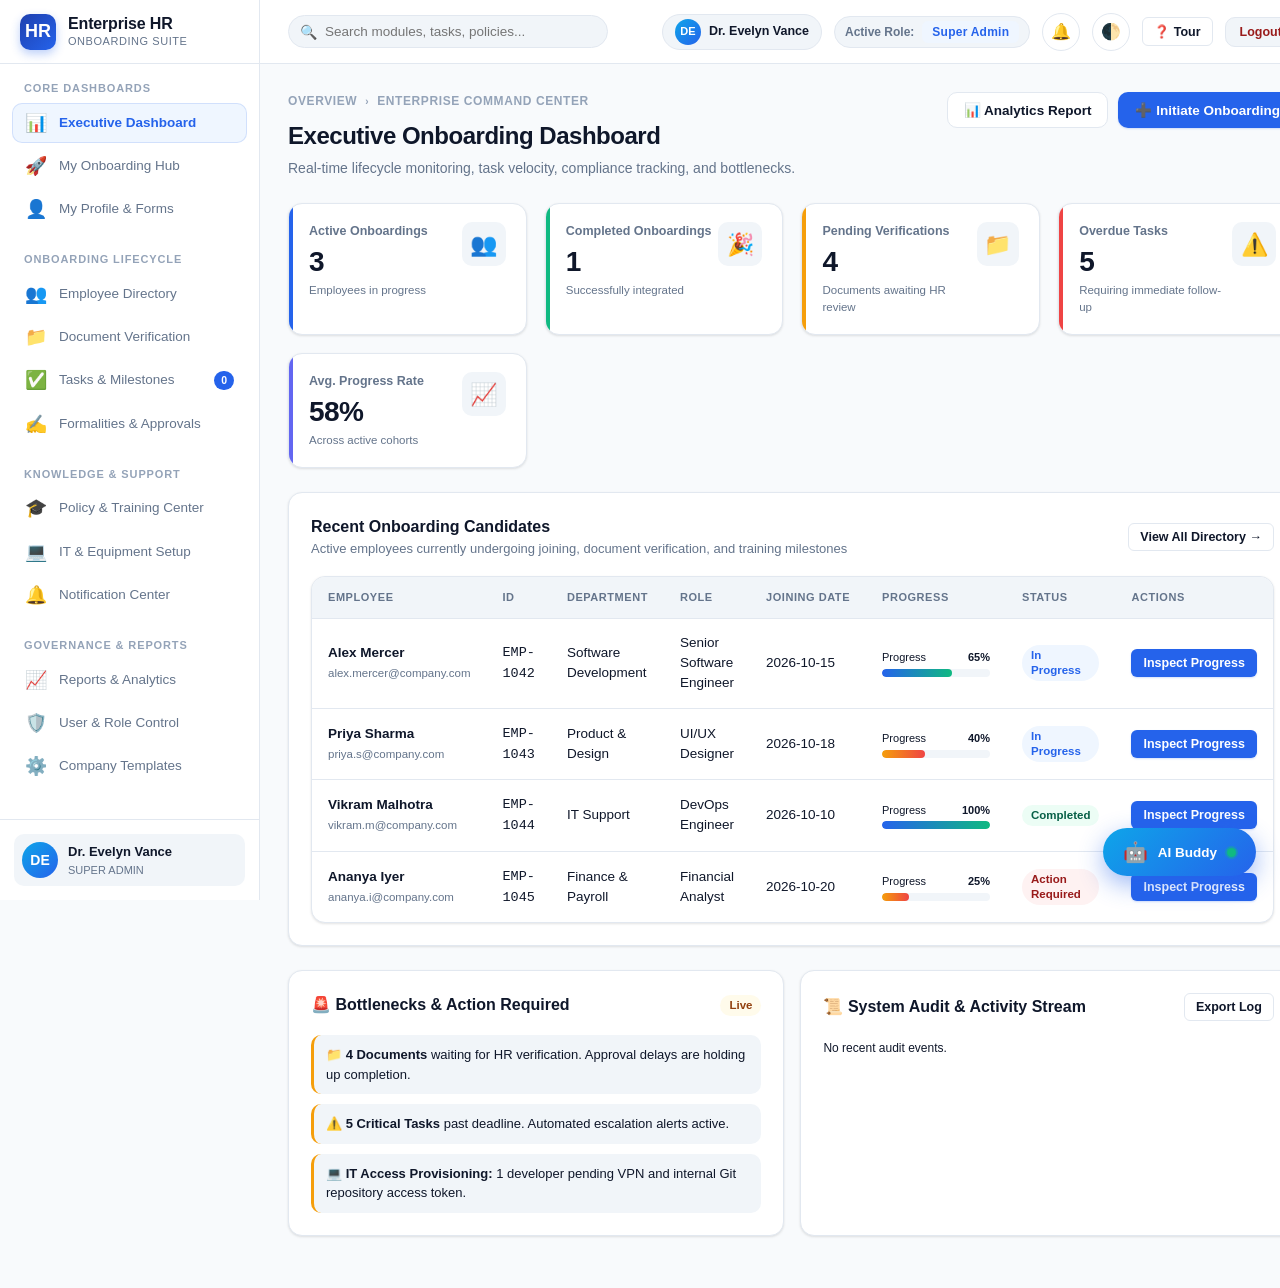
<file: index.html>
<!DOCTYPE html>
<html lang="en">
<head>
  <meta charset="UTF-8">
  <meta name="viewport" content="width=device-width, initial-scale=1.0">
  <title>Enterprise HR Onboarding Platform</title>
  <link rel="stylesheet" href="style.css">
</head>
<body>

<div class="app-container">

  <!-- =========================================================================
       APP SIDEBAR NAVIGATION
       ========================================================================= -->
  <aside class="app-sidebar" id="appSidebar">
    <div class="sidebar-header">
      <a href="#main-dashboard" class="brand-wrap" onclick="AppRouter.navigate('main-dashboard')">
        <div class="brand-icon">HR</div>
        <div>
          <div class="brand-title">Enterprise HR</div>
          <div class="brand-subtitle">Onboarding Suite</div>
        </div>
      </a>
      <button type="button" class="sidebar-toggle-btn" id="sidebarCloseBtn">✕</button>
    </div>

    <nav class="sidebar-nav">
      <!-- Group: Core Navigation -->
      <div class="nav-group">
        <div class="nav-group-title">Core Dashboards</div>
        <ul class="nav-list">
          <li>
            <a class="nav-link active" data-page="main-dashboard" onclick="AppRouter.navigate('main-dashboard')">
              <span class="nav-icon">📊</span>
              <span>Executive Dashboard</span>
            </a>
          </li>
          <li>
            <a class="nav-link" data-page="employee-dashboard" onclick="AppRouter.navigate('employee-dashboard')">
              <span class="nav-icon">🚀</span>
              <span>My Onboarding Hub</span>
            </a>
          </li>
          <li>
            <a class="nav-link" data-page="profile" onclick="AppRouter.navigate('profile')">
              <span class="nav-icon">👤</span>
              <span>My Profile &amp; Forms</span>
            </a>
          </li>
        </ul>
      </div>

      <!-- Group: Lifecycle Management -->
      <div class="nav-group" id="navGroupLifecycle">
        <div class="nav-group-title">Onboarding Lifecycle</div>
        <ul class="nav-list">
          <li data-role-req="hr_admin,super_admin,manager">
            <a class="nav-link" data-page="directory" onclick="AppRouter.navigate('directory')">
              <span class="nav-icon">👥</span>
              <span>Employee Directory</span>
            </a>
          </li>
          <li>
            <a class="nav-link" data-page="documents" onclick="AppRouter.navigate('documents')">
              <span class="nav-icon">📁</span>
              <span>Document Verification</span>
              <span class="nav-badge alert" id="navPendingDocsBadge" style="display:none;">0</span>
            </a>
          </li>
          <li>
            <a class="nav-link" data-page="tasks" onclick="AppRouter.navigate('tasks')">
              <span class="nav-icon">✅</span>
              <span>Tasks &amp; Milestones</span>
              <span class="nav-badge" id="navOpenTasksBadge">0</span>
            </a>
          </li>
          <li>
            <a class="nav-link" data-page="formalities" onclick="AppRouter.navigate('formalities')">
              <span class="nav-icon">✍️</span>
              <span>Formalities &amp; Approvals</span>
            </a>
          </li>
        </ul>
      </div>

      <!-- Group: Enablement & Support -->
      <div class="nav-group">
        <div class="nav-group-title">Knowledge &amp; Support</div>
        <ul class="nav-list">
          <li>
            <a class="nav-link" data-page="training" onclick="AppRouter.navigate('training')">
              <span class="nav-icon">🎓</span>
              <span>Policy &amp; Training Center</span>
            </a>
          </li>
          <li data-role-req="it_admin,super_admin,hr_admin,employee">
            <a class="nav-link" data-page="it-setup" onclick="AppRouter.navigate('it-setup')">
              <span class="nav-icon">💻</span>
              <span>IT &amp; Equipment Setup</span>
            </a>
          </li>
          <li>
            <a class="nav-link" data-page="notifications" onclick="AppRouter.navigate('notifications')">
              <span class="nav-icon">🔔</span>
              <span>Notification Center</span>
              <span class="nav-badge alert" id="navUnreadNotifsBadge" style="display:none;">0</span>
            </a>
          </li>
        </ul>
      </div>

      <!-- Group: Administration & Governance -->
      <div class="nav-group" id="navGroupAdmin" data-role-req="hr_admin,super_admin,manager,finance">
        <div class="nav-group-title">Governance &amp; Reports</div>
        <ul class="nav-list">
          <li data-role-req="hr_admin,super_admin,finance">
            <a class="nav-link" data-page="reports" onclick="AppRouter.navigate('reports')">
              <span class="nav-icon">📈</span>
              <span>Reports &amp; Analytics</span>
            </a>
          </li>
          <li data-role-req="super_admin,hr_admin">
            <a class="nav-link" data-page="users" onclick="AppRouter.navigate('users')">
              <span class="nav-icon">🛡️</span>
              <span>User &amp; Role Control</span>
            </a>
          </li>
          <li data-role-req="super_admin,hr_admin">
            <a class="nav-link" data-page="settings" onclick="AppRouter.navigate('settings')">
              <span class="nav-icon">⚙️</span>
              <span>Company Templates</span>
            </a>
          </li>
        </ul>
      </div>
    </nav>

    <!-- Sidebar User Footer (Click to open profile) -->
    <div class="sidebar-footer" onclick="AppRouter.navigate('profile')" style="cursor:pointer;" title="Click to view &amp; update your Profile">
      <div class="user-mini-card">
        <div class="user-avatar-circle" id="sidebarAvatar">EM</div>
        <div class="user-mini-info">
          <div class="user-mini-name" id="sidebarUserName">Dr. Evelyn Vance</div>
          <div class="user-mini-role" id="sidebarUserRole">Super Admin</div>
        </div>
      </div>
    </div>
  </aside>

  <!-- =========================================================================
       MAIN APPLICATION LAYOUT
       ========================================================================= -->
  <div class="app-main">

    <!-- Top Sticky Header -->
    <header class="app-header">
      <div class="header-left">
        <button type="button" class="sidebar-toggle-btn" id="sidebarOpenBtn">☰</button>
        <div class="header-search">
          <span class="search-icon">🔍</span>
          <input type="text" id="globalSearchInput" placeholder="Search modules, tasks, policies..." autocomplete="off" oninput="GlobalApp.handleSearchInput(this.value)" onkeydown="GlobalApp.handleSearchKeyDown(event)" onfocus="GlobalApp.handleSearchInput(this.value)">
          <div class="header-search-results" id="globalSearchResults"></div>
        </div>
      </div>

      <div class="header-right">
        <!-- Logged-in User Profile Pill (Header - Click to Open Profile) -->
        <div class="header-user-pill" id="headerUserPill" style="display:flex;align-items:center;gap:8px;padding:4px 12px;background:var(--bg-subtle);border-radius:var(--radius-full);border:1px solid var(--border-color);cursor:pointer;" onclick="AppRouter.navigate('profile')" title="Click to view &amp; update your Profile">
          <div class="user-avatar-circle" id="headerAvatar" style="width:26px;height:26px;font-size:11px;overflow:hidden;">EM</div>
          <span id="headerUserName" style="font-size:12.5px;font-weight:600;max-width:130px;overflow:hidden;text-overflow:ellipsis;white-space:nowrap;">Alex Mercer</span>
        </div>

        <!-- Active User Authenticated Role Display -->
        <div class="role-switcher-box" id="activeUserRoleBox" title="Active Authenticated Role" style="cursor:default;">
          <span style="font-size:12px;color:var(--text-muted);font-weight:600;">Active Role:</span>
          <span id="activeUserRoleBadge" style="font-size:12px;font-weight:700;color:var(--primary);">Employee</span>
          <select id="roleSwitcherSelect" class="role-switcher-select" style="display:none;" onchange="AuthSystem.switchRoleDemo(this.value)"></select>
        </div>

        <!-- Notification Bell -->
        <button type="button" class="header-action-btn" title="View notifications" onclick="AppRouter.navigate('notifications')">
          <span>🔔</span>
          <span class="notif-badge-dot" id="headerNotifDot" style="display:none;"></span>
        </button>

        <!-- Dark Mode Toggle -->
        <button type="button" class="header-action-btn btn-theme-toggle" id="themeToggleBtn" title="Toggle Light/Dark Theme" onclick="GlobalApp.toggleTheme()">
          <span>🌓</span>
        </button>

        <!-- Guided Tour -->
        <button type="button" class="btn btn-secondary btn-sm" onclick="GuidedTour.start()">
          <span>❓ Tour</span>
        </button>

        <!-- Sign Out / In Button -->
        <button type="button" class="btn-logout" id="headerAuthBtn" onclick="AuthSystem.toggleAuthAction()">
          Logout
        </button>
      </div>
    </header>

    <!-- Main Dynamic Content Views Container -->
    <main class="app-content">

      <!-- =====================================================================
           PAGE 1: LOGIN & AUTHENTICATION
           ===================================================================== -->
      <section class="page-view" id="page-login">
        <div class="login-view-wrapper">
          <div class="card">
            <div class="login-header-box">
              <div class="auth-logo">🛡️</div>
              <h2>Enterprise Portal Login</h2>
              <p class="text-muted">Access your personalized HR onboarding records</p>
            </div>

            <!-- Tab switcher (Employee & Register only; Admin Portal accessed via address bar) -->
            <div class="tab-nav" id="loginTabNav" style="justify-content:center;">
              <button type="button" class="tab-btn active" id="tabLoginBtn" onclick="AuthSystem.showLoginTab('signin')">Employee Sign In</button>
              <button type="button" class="tab-btn" id="tabRegisterBtn" onclick="AuthSystem.showLoginTab('register')">Register Account</button>
            </div>

            <div id="loginAlertBox" style="display:none;" class="badge badge-danger" style="margin-bottom:14px;width:100%;padding:10px;"></div>

            <!-- Sign In Form -->
            <form id="loginForm" onsubmit="AuthSystem.handleLoginForm(event)">
              <div class="form-group">
                <label class="form-label">Email or Employee ID</label>
                <input type="text" class="form-control" id="loginId" placeholder="e.g. alex.mercer@company.com or EMP-1042" required>
              </div>
              <div class="form-group">
                <label class="form-label">Password</label>
                <input type="password" class="form-control" id="loginPassword" placeholder="••••••••" required>
              </div>
              <div style="display:flex;justify-content:space-between;margin-bottom:18px;font-size:13px;">
                <label style="display:flex;align-items:center;gap:6px;cursor:pointer;">
                  <input type="checkbox" id="rememberMe"> Keep me signed in
                </label>
                <a href="javascript:void(0)" onclick="AuthSystem.openForgotPassword()">Forgot Password?</a>
              </div>
              <button type="submit" class="btn btn-primary" style="width:100%;margin-bottom:16px;">
                <span>🔓 Authenticate &amp; Open Employee Profile</span>
              </button>
            </form>

            <!-- Register Form (hidden by default) -->
            <form id="registerForm" style="display:none;" onsubmit="AuthSystem.handleRegisterForm(event)">
              <div class="form-grid-2">
                <div class="form-group">
                  <label class="form-label">Full Legal Name <span class="required">*</span></label>
                  <input type="text" class="form-control" id="regName" required>
                </div>
                <div class="form-group">
                  <label class="form-label">Employee ID <span class="required">*</span></label>
                  <input type="text" class="form-control" id="regEmpId" placeholder="EMP-XXXX" required>
                </div>
              </div>
              <div class="form-group">
                <label class="form-label">Work Email <span class="required">*</span></label>
                <input type="email" class="form-control" id="regEmail" required>
              </div>
              <div class="form-grid-2">
                <div class="form-group">
                  <label class="form-label">Department</label>
                  <select class="form-control" id="regDept">
                    <option value="Software Development">Software Development (Floor 3)</option>
                    <option value="IT Support">IT Support (Floor 3)</option>
                    <option value="HR & People Operations">HR Support (Floor 2)</option>
                    <option value="Finance & Payroll">Finance (Floor 3)</option>
                    <option value="Operations & Admin">Operations (Floor 3)</option>
                    <option value="Product & Design">Design (Floor 4)</option>
                  </select>
                </div>
                <div class="form-group">
                  <label class="form-label">Shift</label>
                  <select class="form-control" id="regShift">
                    <option value="First Shift (8:50 AM - 5:50 PM)">First Shift (8:50 AM - 5:50 PM)</option>
                    <option value="Second Shift (9:20 AM - 6:30 PM)">Second Shift (9:20 AM - 6:30 PM)</option>
                    <option value="Night Shift (9:00 PM - 6:00 AM)">Night Shift (9:00 PM - 6:00 AM)</option>
                  </select>
                </div>
              </div>
              <div class="form-grid-2">
                <div class="form-group">
                  <label class="form-label">Password</label>
                  <input type="password" class="form-control" id="regPass" minlength="6" required>
                </div>
                <div class="form-group">
                  <label class="form-label">Confirm Password</label>
                  <input type="password" class="form-control" id="regPassConfirm" minlength="6" required>
                </div>
              </div>
              <button type="submit" class="btn btn-success" style="width:100%;margin-bottom:16px;">
                <span>✨ Register &amp; Create Onboarding Record</span>
              </button>
            </form>

            <!-- Admin Portal Login Gateway (OSS HTTPS /admin.login - Activated ONLY when typed in address bar) -->
            <div id="adminPortalGatewayCard" style="display:none;">
              <div style="background:var(--bg-subtle);border-radius:var(--radius-md);padding:14px 16px;margin-bottom:16px;border:1px solid var(--border-color);display:flex;align-items:center;gap:12px;">
                <span style="font-size:26px;">🛡️</span>
                <div>
                  <div style="font-size:11px;font-weight:700;color:var(--text-muted);text-transform:uppercase;">OSS HTTPS Administrative Gateway</div>
                  <div style="font-size:13px;font-weight:700;color:var(--primary);font-family:var(--font-mono);">https://&lt;ipaddress&gt;/admin.login</div>
                </div>
              </div>

              <div id="adminAlertBox" style="display:none;margin-bottom:14px;padding:10px 14px;font-size:12.5px;text-align:left;line-height:1.4;" class="badge badge-danger"></div>

              <form id="adminLoginForm" onsubmit="AuthSystem.handleAdminLoginForm(event)">
                <div class="form-group">
                  <label class="form-label">Authorized HR Admin Email <span class="required">*</span></label>
                  <input type="email" class="form-control" id="adminLoginEmail" placeholder="sarah.hr@company.com" required>
                  <span style="font-size:11.5px;color:var(--text-muted);margin-top:3px;display:block;">Required format: <code>&lt;hr_name&gt;.hr@&lt;company_name&gt;.com</code></span>
                </div>
                <div class="form-group">
                  <label class="form-label">Admin Security Password <span class="required">*</span></label>
                  <input type="password" class="form-control" id="adminLoginPassword" minlength="8" placeholder="Minimum 8 characters" required>
                  <span style="font-size:11.5px;color:var(--text-muted);margin-top:3px;display:block;">Minimum 8 characters required</span>
                </div>
                <button type="submit" class="btn btn-primary" style="width:100%;margin-bottom:12px;">
                  <span>🔐 Authenticate HR Admin Console</span>
                </button>
                <div style="text-align:center;font-size:12.5px;margin-top:12px;">
                  <a href="javascript:void(0)" onclick="AuthSystem.exitAdminGateway()" style="color:var(--text-muted);text-decoration:none;">← Return to Employee Login</a>
                </div>
              </form>
            </div>

          </div>
        </div>
      </section>

      <!-- =====================================================================
           PAGE 2: EXECUTIVE MAIN DASHBOARD
           ===================================================================== -->
      <section class="page-view active" id="page-main-dashboard">
        <div class="view-header">
          <div class="view-title-group">
            <div class="breadcrumb-trail">
              <span>Overview</span>
              <span class="breadcrumb-separator">›</span>
              <span>Enterprise Command Center</span>
            </div>
            <h1>Executive Onboarding Dashboard</h1>
            <p>Real-time lifecycle monitoring, task velocity, compliance tracking, and bottlenecks.</p>
          </div>
          <div class="view-actions">
            <button class="btn btn-secondary" onclick="AppRouter.navigate('reports')">📊 Analytics Report</button>
            <button class="btn btn-primary" onclick="OnboardingModule.openInitiateModal()">➕ Initiate Onboarding</button>
          </div>
        </div>

        <!-- KPI Summary Cards -->
        <div class="kpi-grid">
          <div class="kpi-card">
            <div>
              <div class="kpi-label">Active Onboardings</div>
              <div class="kpi-value" id="kpiActiveOnboardings">0</div>
              <div class="kpi-subtext">Employees in progress</div>
            </div>
            <div class="kpi-icon-wrap">👥</div>
          </div>
          <div class="kpi-card green">
            <div>
              <div class="kpi-label">Completed Onboardings</div>
              <div class="kpi-value" id="kpiCompletedOnboardings">0</div>
              <div class="kpi-subtext">Successfully integrated</div>
            </div>
            <div class="kpi-icon-wrap">🎉</div>
          </div>
          <div class="kpi-card amber">
            <div>
              <div class="kpi-label">Pending Verifications</div>
              <div class="kpi-value" id="kpiPendingDocs">0</div>
              <div class="kpi-subtext">Documents awaiting HR review</div>
            </div>
            <div class="kpi-icon-wrap">📁</div>
          </div>
          <div class="kpi-card red">
            <div>
              <div class="kpi-label">Overdue Tasks</div>
              <div class="kpi-value" id="kpiOverdueTasks">0</div>
              <div class="kpi-subtext">Requiring immediate follow-up</div>
            </div>
            <div class="kpi-icon-wrap">⚠️</div>
          </div>
          <div class="kpi-card purple">
            <div>
              <div class="kpi-label">Avg. Progress Rate</div>
              <div class="kpi-value" id="kpiAvgProgress">0%</div>
              <div class="kpi-subtext">Across active cohorts</div>
            </div>
            <div class="kpi-icon-wrap">📈</div>
          </div>
        </div>

        <!-- Recent Onboarding Candidates Table -->
        <div class="card">
          <div class="card-header">
            <div>
              <div class="card-title">Recent Onboarding Candidates</div>
              <div class="card-desc">Active employees currently undergoing joining, document verification, and training milestones</div>
            </div>
            <button class="btn btn-secondary btn-sm" onclick="AppRouter.navigate('directory')">View All Directory →</button>
          </div>
          <div class="table-responsive">
            <table class="data-table">
              <thead>
                <tr>
                  <th>Employee</th>
                  <th>ID</th>
                  <th>Department</th>
                  <th>Role</th>
                  <th>Joining Date</th>
                  <th>Progress</th>
                  <th>Status</th>
                  <th>Actions</th>
                </tr>
              </thead>
              <tbody id="dashboardCandidatesTableBody">
                <!-- Dynamically rendered -->
              </tbody>
            </table>
          </div>
        </div>

        <!-- System Activity Stream & Bottleneck Alerts -->
        <div class="form-grid-2">
          <div class="card">
            <div class="card-header">
              <div class="card-title">🚨 Bottlenecks &amp; Action Required</div>
              <span class="badge badge-warning" id="dashboardBottlenecksBadge">Live</span>
            </div>
            <div id="dashboardBottlenecksList" style="display:flex;flex-direction:column;gap:10px;">
              <!-- Dynamically populated -->
            </div>
          </div>

          <div class="card">
            <div class="card-header">
              <div class="card-title">📜 System Audit &amp; Activity Stream</div>
              <button class="btn btn-secondary btn-sm" onclick="AppRouter.navigate('reports')">Export Log</button>
            </div>
            <div id="dashboardAuditStream" style="display:flex;flex-direction:column;gap:8px;max-height:280px;overflow-y:auto;">
              <!-- Dynamically populated -->
            </div>
          </div>
        </div>
      </section>

      <!-- =====================================================================
           PAGE 3: EMPLOYEE ONBOARDING DASHBOARD (NEW HIRE HUB)
           ===================================================================== -->
      <section class="page-view" id="page-employee-dashboard">
        <div class="employee-hero-banner">
          <div class="hero-welcome-title" id="empHeroName">Welcome to the Team, Alex! 👋</div>
          <p class="hero-welcome-sub">
            Your journey at Enterprise Corp begins here. Complete your onboarding checklist, upload required compliance records, and explore your workspace guidelines.
          </p>
          <div class="hero-stats-row">
            <div class="hero-stat-item">
              <span class="hero-stat-num" id="empProgressPercent">0%</span>
              <span class="hero-stat-lbl">Onboarding Completed</span>
            </div>
            <div class="hero-stat-item">
              <span class="hero-stat-num" id="empOpenTasks">0</span>
              <span class="hero-stat-lbl">Pending Tasks</span>
            </div>
            <div class="hero-stat-item">
              <span class="hero-stat-num" id="empDocsPending">0</span>
              <span class="hero-stat-lbl">Missing Documents</span>
            </div>
            <div class="hero-stat-item">
              <span class="hero-stat-num" id="empPolicyExamScore">—</span>
              <span class="hero-stat-lbl">Policy Exam</span>
            </div>
          </div>
        </div>

        <!-- Onboarding Milestones Stepper -->
        <div class="card">
          <div class="card-header">
            <div class="card-title">Your 4-Stage Onboarding Roadmap</div>
            <span class="badge badge-primary">Stage 2 Active</span>
          </div>
          <div class="milestones-stepper">
            <div class="step-item completed" onclick="AppRouter.navigate('formalities')">
              <div class="step-circle">✓</div>
              <div class="step-label">1. Offer &amp; Formalities</div>
            </div>
            <div class="step-item active" onclick="AppRouter.navigate('documents')">
              <div class="step-circle">2</div>
              <div class="step-label">2. Document Uploads</div>
            </div>
            <div class="step-item" onclick="AppRouter.navigate('it-setup')">
              <div class="step-circle">3</div>
              <div class="step-label">3. IT &amp; Credentials</div>
            </div>
            <div class="step-item" onclick="AppRouter.navigate('training')">
              <div class="step-circle">4</div>
              <div class="step-label">4. Policy Exam &amp; Induction</div>
            </div>
          </div>
        </div>

        <div class="form-grid-2">
          <!-- Pending Action Items Checklist -->
          <div class="card">
            <div class="card-header">
              <div class="card-title">✅ Immediate Action Required</div>
              <button class="btn btn-secondary btn-sm" onclick="AppRouter.navigate('tasks')">View All Tasks</button>
            </div>
            <div id="empActionChecklist" style="display:flex;flex-direction:column;gap:10px;">
              <!-- Dynamically populated -->
            </div>
          </div>

          <!-- Schedule & Workplace Highlights -->
          <div class="card">
            <div class="card-header">
              <div class="card-title">📅 Orientation &amp; Schedule</div>
              <span class="badge badge-info">Floor 2 &amp; 3</span>
            </div>
            <div style="display:flex;flex-direction:column;gap:12px;font-size:13.5px;">
              <div style="padding:10px;border-left:3px solid var(--primary);background:var(--bg-subtle);border-radius:var(--radius-sm);">
                <strong>Day 1: HR Induction &amp; ID Card Handover</strong>
                <p class="text-muted" style="margin:2px 0 0;">10:00 AM — Main Boardroom (Floor 3) with HR Director Dr. Vance</p>
              </div>
              <div style="padding:10px;border-left:3px solid var(--secondary);background:var(--bg-subtle);border-radius:var(--radius-sm);">
                <strong>Day 1: IT Hardware &amp; Credentials Handover</strong>
                <p class="text-muted" style="margin:2px 0 0;">2:00 PM — IT Service Desk (Floor 3) with Marcus Vance</p>
              </div>
              <div style="padding:10px;border-left:3px solid var(--warning);background:var(--bg-subtle);border-radius:var(--radius-sm);">
                <strong>Day 2: Team Introduction &amp; Manager 1-on-1</strong>
                <p class="text-muted" style="margin:2px 0 0;">11:30 AM — Engineering Bay (Floor 3) with David Kumar</p>
              </div>
              <div style="margin-top:10px;display:flex;gap:10px;">
                <button class="btn btn-primary btn-sm" onclick="AppRouter.navigate('ai-assistant')">Ask AI Buddy</button>
                <button class="btn btn-secondary btn-sm" onclick="AppRouter.navigate('training')">Read Handbook</button>
              </div>
            </div>
          </div>
        </div>
      </section>

      <!-- =====================================================================
           PAGE 4: EMPLOYEE PROFILE & INFORMATION FORMS
           ===================================================================== -->
      <section class="page-view" id="page-profile">
        <div class="view-header">
          <div class="view-title-group">
            <div class="breadcrumb-trail">
              <span>Employee Portal</span>
              <span class="breadcrumb-separator">›</span>
              <span>Personal Profile</span>
            </div>
            <h1>Employee Profile &amp; Information Forms</h1>
            <p>Keep your personal, emergency, educational, bank, and employment details verified and updated.</p>
          </div>
          <div class="view-actions">
            <button class="btn btn-secondary" onclick="ProfileModule.saveDraft()">💾 Save Draft</button>
            <button class="btn btn-success" onclick="ProfileModule.saveAndSubmit()">✅ Save &amp; Submit Profile</button>
          </div>
        </div>

        <!-- Profile Overview & Photo Upload Card -->
        <div class="card" style="margin-bottom:20px;padding:22px;">
          <div style="display:flex;align-items:center;justify-content:space-between;flex-wrap:wrap;gap:20px;">
            <div style="display:flex;align-items:center;gap:20px;">
              <!-- Profile Photo Circle Preview with Upload -->
              <div style="position:relative;">
                <div class="user-avatar-circle" id="profAvatarPreview" style="width:96px;height:96px;font-size:32px;border:3px solid var(--primary);overflow:hidden;box-shadow:var(--shadow-md);">
                  AM
                </div>
              </div>
              <div>
                <div style="display:flex;align-items:center;gap:10px;flex-wrap:wrap;">
                  <h2 style="font-size:22px;margin:0;" id="profDisplayName">Alex Mercer</h2>
                  <span class="badge badge-primary" id="profDisplayRole">Senior Software Engineer</span>
                </div>
                <div style="font-size:13px;color:var(--text-muted);margin:4px 0 10px;" id="profDisplayMeta">
                  Emp ID: <code id="profDisplayEmpId">EMP-1042</code> • <span id="profDisplayDept">Software Development</span>
                </div>
                <!-- Photo Upload Controls -->
                <div style="display:flex;gap:10px;align-items:center;flex-wrap:wrap;">
                  <input type="file" id="profPhotoFileInput" accept="image/*" style="display:none;" onchange="ProfileModule.handlePhotoUpload(this)">
                  <button type="button" class="btn btn-primary btn-sm" onclick="document.getElementById('profPhotoFileInput').click()">
                    📷 Upload Profile Photo
                  </button>
                  <button type="button" class="btn btn-secondary btn-sm" id="profRemovePhotoBtn" onclick="ProfileModule.removePhoto()" style="display:none;">
                    Remove Photo
                  </button>
                  <span id="profPhotoStatus" style="font-size:12px;color:var(--text-muted);">Required for official RFID Employee ID Card</span>
                </div>
              </div>
            </div>

            <!-- Required Fields Status Tracker -->
            <div style="background:var(--bg-subtle);border-radius:var(--radius-md);padding:14px 18px;min-width:260px;">
              <div style="display:flex;justify-content:space-between;font-size:12px;font-weight:700;margin-bottom:6px;">
                <span>REQUIRED FIELDS COMPLETION</span>
                <span id="profCompletionPercent" style="color:var(--primary);">85%</span>
              </div>
              <div class="progress-bar-container" style="height:8px;margin-bottom:8px;">
                <div class="progress-bar-fill" id="profCompletionBar" style="width:85%;"></div>
              </div>
              <div style="font-size:11.5px;color:var(--text-muted);" id="profRequiredSummary">
                All required fields must be completed for official HR verification.
              </div>
            </div>
          </div>
        </div>

        <!-- Profile Tabs -->
        <div class="card">
          <div class="tab-nav">
            <button type="button" class="tab-btn active" id="tabProfPersonalBtn" onclick="ProfileModule.switchTab('personal')">1. Personal &amp; Contact</button>
            <button type="button" class="tab-btn" id="tabProfEmergencyBtn" onclick="ProfileModule.switchTab('emergency')">2. Emergency Contacts</button>
            <button type="button" class="tab-btn" id="tabProfEducationBtn" onclick="ProfileModule.switchTab('education')">3. Education &amp; Experience</button>
            <button type="button" class="tab-btn" id="tabProfBankBtn" onclick="ProfileModule.switchTab('bank')">4. Bank &amp; Payroll</button>
            <button type="button" class="tab-btn" id="tabProfAssignmentBtn" onclick="ProfileModule.switchTab('assignment')">5. Organization Assignment</button>
            <button type="button" class="tab-btn" id="tabProfAllBtn" onclick="ProfileModule.switchTab('all')" style="margin-left:auto;background:var(--primary-light);color:var(--primary);font-weight:700;">📋 Display All Required Fields</button>
          </div>

          <form id="profileMainForm">
            <!-- Tab 1: Personal -->
            <div class="tab-pane active" id="profileTabPersonal">
              <div class="form-grid-3">
                <div class="form-group">
                  <label class="form-label">First Name <span class="required">*</span></label>
                  <input type="text" class="form-control" id="profFirstName" required>
                </div>
                <div class="form-group">
                  <label class="form-label">Last Name <span class="required">*</span></label>
                  <input type="text" class="form-control" id="profLastName" required>
                </div>
                <div class="form-group">
                  <label class="form-label">Date of Birth <span class="required">*</span></label>
                  <input type="date" class="form-control" id="profDob" required>
                </div>
              </div>
              <div class="form-grid-3">
                <div class="form-group">
                  <label class="form-label">Personal Email <span class="required">*</span></label>
                  <input type="email" class="form-control" id="profEmail" required>
                </div>
                <div class="form-group">
                  <label class="form-label">Phone Number <span class="required">*</span></label>
                  <input type="tel" class="form-control" id="profPhone" placeholder="+91 9876543210" required>
                </div>
                <div class="form-group">
                  <label class="form-label">Blood Group</label>
                  <select class="form-control" id="profBloodGroup">
                    <option value="O+">O+</option>
                    <option value="O-">O-</option>
                    <option value="A+">A+</option>
                    <option value="A-">A-</option>
                    <option value="B+">B+</option>
                    <option value="B-">B-</option>
                    <option value="AB+">AB+</option>
                    <option value="AB-">AB-</option>
                  </select>
                </div>
              </div>
              <div class="form-group">
                <label class="form-label">Residential Address <span class="required">*</span></label>
                <textarea class="form-control" id="profAddress" rows="2" required></textarea>
              </div>
            </div>

            <!-- Tab 2: Emergency -->
            <div class="tab-pane" id="profileTabEmergency">
              <div class="form-grid-2">
                <div class="form-group">
                  <label class="form-label">Emergency Contact Name <span class="required">*</span></label>
                  <input type="text" class="form-control" id="profEmergName" placeholder="e.g. Eleanor Mercer" required>
                </div>
                <div class="form-group">
                  <label class="form-label">Relationship <span class="required">*</span></label>
                  <input type="text" class="form-control" id="profEmergRel" placeholder="e.g. Spouse / Parent" required>
                </div>
              </div>
              <div class="form-grid-2">
                <div class="form-group">
                  <label class="form-label">Primary Emergency Phone <span class="required">*</span></label>
                  <input type="tel" class="form-control" id="profEmergPhone" required>
                </div>
                <div class="form-group">
                  <label class="form-label">Secondary Contact Number</label>
                  <input type="tel" class="form-control" id="profEmergAltPhone">
                </div>
              </div>
            </div>

            <!-- Tab 3: Education & Experience -->
            <div class="tab-pane" id="profileTabEducation">
              <div class="form-grid-2">
                <div class="form-group">
                  <label class="form-label">Highest Qualification <span class="required">*</span></label>
                  <input type="text" class="form-control" id="profEduDegree" placeholder="e.g. B.Tech Computer Science" required>
                </div>
                <div class="form-group">
                  <label class="form-label">University / Institution <span class="required">*</span></label>
                  <input type="text" class="form-control" id="profEduUniv" placeholder="e.g. National Institute of Tech" required>
                </div>
              </div>
              <div class="form-grid-2">
                <div class="form-group">
                  <label class="form-label">Previous Organization</label>
                  <input type="text" class="form-control" id="profPrevCompany" placeholder="e.g. CloudTech Solutions">
                </div>
                <div class="form-group">
                  <label class="form-label">Total Years of Experience</label>
                  <input type="number" step="0.5" class="form-control" id="profExperience" placeholder="e.g. 3.5">
                </div>
              </div>
            </div>

            <!-- Tab 4: Bank & Payroll -->
            <div class="tab-pane" id="profileTabBank">
              <div class="badge badge-warning" style="margin-bottom:14px;padding:8px 12px;display:block;">
                🔒 Confidential: Bank details are encrypted and accessible only by Finance &amp; Authorized HR.
              </div>
              <div class="form-grid-2">
                <div class="form-group">
                  <label class="form-label">Bank Name <span class="required">*</span></label>
                  <input type="text" class="form-control" id="profBankName" placeholder="e.g. HDFC Bank" required>
                </div>
                <div class="form-group">
                  <label class="form-label">Account Number <span class="required">*</span></label>
                  <input type="text" class="form-control" id="profAccountNum" placeholder="••••••••••••" required>
                </div>
              </div>
              <div class="form-grid-2">
                <div class="form-group">
                  <label class="form-label">IFSC Code <span class="required">*</span></label>
                  <input type="text" class="form-control" id="profIfsc" placeholder="HDFC0001234" required>
                </div>
                <div class="form-group">
                  <label class="form-label">Permanent Account Number (PAN) <span class="required">*</span></label>
                  <input type="text" class="form-control" id="profPan" placeholder="ABCDE1234F" required>
                </div>
              </div>
            </div>

            <!-- Tab 5: Organization Assignment (Readonly / HR editable) -->
            <div class="tab-pane" id="profileTabAssignment">
              <div class="form-grid-3">
                <div class="form-group">
                  <label class="form-label">Department</label>
                  <input type="text" class="form-control" id="profDept" readonly>
                </div>
                <div class="form-group">
                  <label class="form-label">Designation / Role</label>
                  <input type="text" class="form-control" id="profRole" readonly>
                </div>
                <div class="form-group">
                  <label class="form-label">Reporting Manager</label>
                  <input type="text" class="form-control" id="profManager" readonly>
                </div>
              </div>
              <div class="form-grid-3">
                <div class="form-group">
                  <label class="form-label">Shift Timing</label>
                  <input type="text" class="form-control" id="profShift" readonly>
                </div>
                <div class="form-group">
                  <label class="form-label">Date of Joining</label>
                  <input type="date" class="form-control" id="profJoiningDate" readonly>
                </div>
                <div class="form-group">
                  <label class="form-label">Floor Location</label>
                  <input type="text" class="form-control" id="profFloor" readonly>
                </div>
              </div>
            </div>
          </form>
        </div>
      </section>

      <!-- =====================================================================
           PAGE 5: EMPLOYEE DIRECTORY & DETAILS
           ===================================================================== -->
      <section class="page-view" id="page-directory">
        <div class="view-header">
          <div class="view-title-group">
            <div class="breadcrumb-trail">
              <span>Management</span>
              <span class="breadcrumb-separator">›</span>
              <span>Directory</span>
            </div>
            <h1>Employee Directory &amp; Onboarding Tracker</h1>
            <p>Filter, search, monitor onboarding health, and view detailed candidate profiles.</p>
          </div>
          <div class="view-actions">
            <button class="btn btn-primary" onclick="OnboardingModule.openInitiateModal()">➕ Initiate Onboarding</button>
          </div>
        </div>

        <div class="card">
          <div class="table-filter-bar">
            <div class="filter-search-wrap">
              <span class="search-icon">🔍</span>
              <input type="text" id="dirSearchInput" placeholder="Search by name, ID, or title..." onkeyup="DirectoryModule.applyFilters()">
            </div>
            <div class="filter-controls">
              <select class="filter-select" id="dirDeptFilter" onchange="DirectoryModule.applyFilters()">
                <option value="all">All Departments</option>
                <option value="Software Development">Software Development</option>
                <option value="IT Support">IT Support</option>
                <option value="HR & People Operations">HR Support</option>
                <option value="Finance & Payroll">Finance &amp; Payroll</option>
                <option value="Operations & Admin">Operations &amp; Admin</option>
                <option value="Product & Design">Product &amp; Design</option>
              </select>
              <select class="filter-select" id="dirStatusFilter" onchange="DirectoryModule.applyFilters()">
                <option value="all">All Onboarding Statuses</option>
                <option value="In Progress">In Progress</option>
                <option value="Completed">Completed</option>
                <option value="Action Required">Action Required</option>
              </select>
              <button class="btn btn-secondary btn-sm" onclick="DirectoryModule.resetFilters()">Reset</button>
            </div>
          </div>

          <div class="table-responsive">
            <table class="data-table">
              <thead>
                <tr>
                  <th>Employee</th>
                  <th>ID</th>
                  <th>Department</th>
                  <th>Designation</th>
                  <th>Reporting Manager</th>
                  <th>Joining Date</th>
                  <th>Progress</th>
                  <th>Status</th>
                  <th>Actions</th>
                </tr>
              </thead>
              <tbody id="directoryTableBody">
                <!-- Dynamically populated -->
              </tbody>
            </table>
          </div>
        </div>
      </section>

      <!-- =====================================================================
           PAGE 6: DOCUMENT UPLOAD & VERIFICATION
           ===================================================================== -->
      <section class="page-view" id="page-documents">
        <div class="view-header">
          <div class="view-title-group">
            <div class="breadcrumb-trail">
              <span>Compliance</span>
              <span class="breadcrumb-separator">›</span>
              <span>Verification</span>
            </div>
            <h1>Document Verification Hub</h1>
            <p>Upload mandatory verification records and review employee submissions with real-time audit trails.</p>
          </div>
          <div class="view-actions">
            <button class="btn btn-primary" onclick="DocumentsModule.openUploadModal()">📤 Upload New Document</button>
          </div>
        </div>

        <div class="kpi-grid">
          <div class="kpi-card green">
            <div>
              <div class="kpi-label">Verified Documents</div>
              <div class="kpi-value" id="docKpiVerified">0</div>
              <div class="kpi-subtext">Approved by HR</div>
            </div>
            <div class="kpi-icon-wrap">✅</div>
          </div>
          <div class="kpi-card amber">
            <div>
              <div class="kpi-label">Under Review</div>
              <div class="kpi-value" id="docKpiReview">0</div>
              <div class="kpi-subtext">Awaiting verification</div>
            </div>
            <div class="kpi-icon-wrap">⏳</div>
          </div>
          <div class="kpi-card red">
            <div>
              <div class="kpi-label">Correction Required</div>
              <div class="kpi-value" id="docKpiRejected">0</div>
              <div class="kpi-subtext">Rejected or resubmission</div>
            </div>
            <div class="kpi-icon-wrap">⚠️</div>
          </div>
        </div>

        <div class="card">
          <div class="card-header">
            <div>
              <div class="card-title">Compliance Documents Checklist</div>
              <div class="card-desc">Admin oversight: inspect, preview, verify or reject documents across all employee records</div>
            </div>
            <div class="filter-controls">
              <div class="filter-search-wrap" style="min-width:200px;">
                <span class="search-icon">🔍</span>
                <input type="text" id="docSearchInput" placeholder="Search file or employee..." onkeyup="DocumentsModule.renderList()">
              </div>
              <select class="filter-select" id="docEmployeeFilter" onchange="DocumentsModule.renderList()">
                <option value="all">All Employees</option>
              </select>
              <select class="filter-select" id="docStatusFilter" onchange="DocumentsModule.renderList()">
                <option value="all">All Statuses</option>
                <option value="Verified">Verified</option>
                <option value="Under Review">Under Review</option>
                <option value="Not Submitted">Not Submitted</option>
                <option value="Rejected">Rejected</option>
                <option value="Resubmission Required">Resubmission Required</option>
              </select>
            </div>
          </div>

          <div class="table-responsive">
            <table class="data-table">
              <thead>
                <tr>
                  <th>Document Type</th>
                  <th>Submitted By</th>
                  <th>File Name</th>
                  <th>Submission Date</th>
                  <th>Status</th>
                  <th>Reviewer Feedback</th>
                  <th>Actions</th>
                </tr>
              </thead>
              <tbody id="documentsTableBody">
                <!-- Dynamically populated -->
              </tbody>
            </table>
          </div>
        </div>
      </section>

      <!-- =====================================================================
           PAGE 7: ONBOARDING TASK MANAGEMENT
           ===================================================================== -->
      <section class="page-view" id="page-tasks">
        <div class="view-header">
          <div class="view-title-group">
            <div class="breadcrumb-trail">
              <span>Operations</span>
              <span class="breadcrumb-separator">›</span>
              <span>Tasks</span>
            </div>
            <h1>Onboarding Task Management</h1>
            <p>Assign, track, and approve operational induction tasks across HR, IT, Managers, and Employees.</p>
          </div>
          <div class="view-actions">
            <button class="btn btn-secondary" onclick="TasksModule.autoAssignTemplate()">⚡ Apply Department Template</button>
            <button class="btn btn-primary" onclick="TasksModule.openCreateModal()">➕ Add Task</button>
          </div>
        </div>

        <div class="card">
          <div class="table-filter-bar">
            <div class="filter-search-wrap">
              <span class="search-icon">🔍</span>
              <input type="text" id="taskSearchInput" placeholder="Filter tasks..." onkeyup="TasksModule.renderList()">
            </div>
            <div class="filter-controls">
              <select class="filter-select" id="taskStatusFilter" onchange="TasksModule.renderList()">
                <option value="all">All Statuses</option>
                <option value="open">Not Started</option>
                <option value="in progress">In Progress</option>
                <option value="pending approval">Pending Approval</option>
                <option value="blocked">Blocked</option>
                <option value="done">Completed</option>
                <option value="overdue">Overdue</option>
              </select>
              <select class="filter-select" id="taskPriorityFilter" onchange="TasksModule.renderList()">
                <option value="all">All Priorities</option>
                <option value="Urgent">Urgent</option>
                <option value="High">High</option>
                <option value="Medium">Medium</option>
                <option value="Low">Low</option>
              </select>
            </div>
          </div>

          <div class="table-responsive">
            <table class="data-table">
              <thead>
                <tr>
                  <th>Task Title</th>
                  <th>Responsible Role</th>
                  <th>Assigned To</th>
                  <th>Deadline</th>
                  <th>Priority</th>
                  <th>Progress</th>
                  <th>Status</th>
                  <th>Actions</th>
                </tr>
              </thead>
              <tbody id="tasksTableBody">
                <!-- Dynamically populated -->
              </tbody>
            </table>
          </div>
        </div>
      </section>

      <!-- =====================================================================
           PAGE 8: JOINING FORMALITIES & APPROVALS
           ===================================================================== -->
      <section class="page-view" id="page-formalities">
        <div class="view-header">
          <div class="view-title-group">
            <div class="breadcrumb-trail">
              <span>Formalities</span>
              <span class="breadcrumb-separator">›</span>
              <span>Agreements &amp; Signatures</span>
            </div>
            <h1>Joining Formalities &amp; Approval Workflows</h1>
            <p>Digital signature verification for offer letters, NDAs, and multi-department sign-offs.</p>
          </div>
          <div class="view-actions">
            <button class="btn btn-primary" onclick="FormalitiesModule.openSignModal()">✍️ Sign Agreement</button>
          </div>
        </div>

        <div class="form-grid-2">
          <!-- Offer & Formalities Letters -->
          <div class="card">
            <div class="card-header">
              <div class="card-title">📄 Legal Agreements &amp; Letters</div>
              <span class="badge badge-success">Digitally Tracked</span>
            </div>
            <div id="formalitiesDocList" style="display:flex;flex-direction:column;gap:12px;">
              <!-- Dynamically populated -->
            </div>
          </div>

          <!-- Multi-tier Department Sign-Off Stepper -->
          <div class="card">
            <div class="card-header">
              <div class="card-title">🛡️ Multi-Tier Department Approvals</div>
              <span class="badge badge-primary">Stage Progress</span>
            </div>
            <div id="approvalsTimeline" style="display:flex;flex-direction:column;gap:14px;">
              <!-- Dynamically populated -->
            </div>
          </div>
        </div>
      </section>

      <!-- =====================================================================
           PAGE 9: TRAINING AND POLICY CENTRE (WITH QUIZ EXAM)
           ===================================================================== -->
      <section class="page-view" id="page-training">
        <div class="view-header">
          <div class="view-title-group">
            <div class="breadcrumb-trail">
              <span>Enablement</span>
              <span class="breadcrumb-separator">›</span>
              <span>Knowledge Center</span>
            </div>
            <h1>Training &amp; Company Policy Center</h1>
            <p>Read mandatory workplace guidelines, acknowledge compliance policies, and take the 30-Question Policy Assessment.</p>
          </div>
          <div class="view-actions">
            <button class="btn btn-primary" onclick="TrainingModule.openExamMode()">📝 Launch Policy Assessment Exam</button>
          </div>
        </div>

        <!-- Policy Handbook Reader & Modules -->
        <div class="card">
          <div class="card-header">
            <div class="card-title">📚 Official Company Policies &amp; Handbooks</div>
            <span class="badge badge-info">100% Grounded</span>
          </div>
          <div class="form-grid-3" id="policyCardsGrid">
            <!-- Dynamically populated from documents -->
          </div>
        </div>

        <!-- Training Courses & Certifications -->
        <div class="card">
          <div class="card-header">
            <div class="card-title">🎓 Mandatory &amp; Departmental Induction Courses</div>
            <span class="badge badge-success">Tracked for Compliance</span>
          </div>
          <div class="table-responsive">
            <table class="data-table">
              <thead>
                <tr>
                  <th>Course Name</th>
                  <th>Department</th>
                  <th>Type</th>
                  <th>Duration</th>
                  <th>Progress</th>
                  <th>Status</th>
                  <th>Action</th>
                </tr>
              </thead>
              <tbody id="trainingCoursesTableBody">
                <!-- Dynamically populated -->
              </tbody>
            </table>
          </div>
        </div>
      </section>

      <!-- =====================================================================
           PAGE 9B: EMBEDDED POLICY EXAM (PRESERVED FULL EXAM VIEW)
           ===================================================================== -->
      <section class="page-view" id="page-exam-mode">
        <div class="view-header">
          <div class="view-title-group">
            <div class="breadcrumb-trail">
              <button class="btn btn-secondary btn-sm" onclick="AppRouter.navigate('training')">← Back to Training Center</button>
            </div>
            <h1>Onboarding Policy Knowledge Assessment</h1>
            <p>30 Multiple Choice Questions Grounded in Official Company Handbook Policies</p>
          </div>
          <div class="view-actions">
            <button class="btn btn-danger btn-sm" onclick="ExamModule.confirmExit()">Exit Exam</button>
            <button class="btn btn-primary btn-sm" id="examSubmitTopBtn" onclick="ExamModule.openSubmitModal()">Review &amp; Submit Final</button>
          </div>
        </div>

        <div class="exam-shell">
          <!-- Left Palette -->
          <div class="exam-palette-card">
            <div style="font-weight:700;font-size:13px;margin-bottom:8px;">Questions Overview</div>
            <div class="exam-palette-grid" id="examQuestionPalette"></div>
            <div style="margin-top:16px;display:flex;flex-direction:column;gap:6px;font-size:11.5px;color:var(--text-muted);">
              <div><span class="badge badge-success">✓</span> Answered</div>
              <div><span class="badge badge-danger">✕</span> Skipped</div>
              <div><span class="badge badge-warning">★</span> Marked Review</div>
            </div>
          </div>

          <!-- Main Question Box -->
          <div class="exam-question-card">
            <div style="display:flex;justify-content:space-between;margin-bottom:14px;color:var(--text-muted);font-size:13px;">
              <span id="examQuestionCounter">Question 1 of 30</span>
              <span id="examLiveScore">Score: 0</span>
            </div>
            <div class="progress-bar-container" style="margin-bottom:20px;">
              <div class="progress-bar-fill" id="examProgressBar" style="width: 3%;"></div>
            </div>

            <div class="exam-q-title" id="examQuestionText">Loading assessment question...</div>
            <div class="exam-options-list" id="examOptionsList"></div>

            <div style="display:flex;justify-content:space-between;align-items:center;margin-top:auto;padding-top:20px;border-top:1px solid var(--border-color);">
              <div style="display:flex;gap:8px;">
                <button class="btn btn-secondary btn-sm" id="examPrevBtn" onclick="ExamModule.prevQuestion()">← Previous</button>
                <button class="btn btn-secondary btn-sm" onclick="ExamModule.clearResponse()">Clear Response</button>
                <button class="btn btn-warning btn-sm" onclick="ExamModule.toggleMarkReview()">Mark for Review</button>
              </div>
              <button class="btn btn-primary" id="examNextBtn" onclick="ExamModule.nextQuestion()">Save &amp; Next →</button>
            </div>
          </div>

          <!-- Right Timer Card -->
          <div class="exam-timer-card">
            <div style="font-size:12px;font-weight:700;text-transform:uppercase;color:var(--text-muted);text-align:center;">Time Remaining</div>
            <div class="exam-countdown-val" id="examTimerDisplay">20:00</div>
            <div style="display:flex;flex-direction:column;gap:8px;margin-top:16px;">
              <button class="btn btn-secondary btn-sm" onclick="ExamModule.showInstructions()">Read Instructions</button>
              <button class="btn btn-success btn-sm" onclick="ExamModule.openSubmitModal()">Submit Test</button>
            </div>
          </div>
        </div>

        <!-- Certificate Container (Hidden until exam submitted) -->
        <div id="examCertificateView" style="display:none;"></div>
      </section>

      <!-- =====================================================================
           PAGE 10: AI ONBOARDING ASSISTANT
           ===================================================================== -->
      <section class="page-view" id="page-ai-assistant">
        <div class="view-header">
          <div class="view-title-group">
            <div class="breadcrumb-trail">
              <span>Support</span>
              <span class="breadcrumb-separator">›</span>
              <span>AI Assistant</span>
            </div>
            <h1>AI Onboarding Buddy &amp; FAQ Assistant</h1>
            <p>24/7 intelligent workplace support grounded in verified company policy handbooks.</p>
          </div>
          <div class="view-actions">
            <button class="btn btn-secondary" onclick="AiChatModule.openEscalateModal()">🚨 Escalate to HR Support</button>
          </div>
        </div>

        <div class="chat-window">
          <div class="chat-header">
            <div style="display:flex;align-items:center;gap:10px;">
              <div class="brand-icon" style="background:#0f766e;">🤖</div>
              <div>
                <strong>HR Assistant Buddy</strong>
                <div style="font-size:11px;color:var(--text-muted);">Grounded in 24+ Workplace Policy Documents</div>
              </div>
            </div>
            <span class="badge badge-success">Online &amp; Ready</span>
          </div>

          <div class="chat-messages" id="aiChatMessages">
            <div class="chat-bubble bot">
              👋 Hello! I am your AI Onboarding Buddy.
              You can ask me questions about shift timings, cafeteria floor navigation, leave allowances, dress code, IT setups, or manage your tasks by typing commands like "Show my tasks" or "Create task to submit ID proof".
              <span class="chat-source-tag">Source: Official Employee Handbook</span>
            </div>
          </div>

          <!-- Quick questions prompt pills -->
          <div class="chat-quick-chips">
            <button class="quick-chip-btn" onclick="AiChatModule.sendQuick('What are the shift timings?')">🕒 Shift Timings</button>
            <button class="quick-chip-btn" onclick="AiChatModule.sendQuick('What is the leave policy?')">🏖 Leave Policy</button>
            <button class="quick-chip-btn" onclick="AiChatModule.sendQuick('Where is the cafeteria and washrooms?')">🍔 Cafeteria Floor</button>
            <button class="quick-chip-btn" onclick="AiChatModule.sendQuick('What are the IT security guidelines?')">💻 IT &amp; Passwords</button>
            <button class="quick-chip-btn" onclick="AiChatModule.sendQuick('Create task to submit tax documents')">➕ Create Task</button>
          </div>

          <form class="chat-input-bar" onsubmit="AiChatModule.handleSend(event)">
            <input type="text" id="aiChatInput" placeholder="Ask about shift timings, lunch hours, or create tasks..." required>
            <button type="button" class="btn btn-secondary mic-btn" id="aiMicBtn" onclick="AiChatModule.toggleVoiceInput()" title="Speak using microphone">🎤</button>
            <button type="submit" class="btn btn-primary">Send</button>
          </form>
        </div>
      </section>

      <!-- =====================================================================
           PAGE 11: IT EQUIPMENT AND ACCESS MANAGEMENT
           ===================================================================== -->
      <section class="page-view" id="page-it-setup">
        <div class="view-header">
          <div class="view-title-group">
            <div class="breadcrumb-trail">
              <span>Operations</span>
              <span class="breadcrumb-separator">›</span>
              <span>IT &amp; Assets</span>
            </div>
            <h1>IT Equipment &amp; Credential Provisioning</h1>
            <p>Track hardware asset allocation, system credentials, and developer access tools.</p>
          </div>
          <div class="view-actions" data-role-req="it_admin,super_admin,hr_admin">
            <button class="btn btn-primary" onclick="ItSetupModule.openAllocateModal()">➕ Allocate Equipment</button>
          </div>
        </div>

        <div class="form-grid-2">
          <!-- Hardware Allocation -->
          <div class="card">
            <div class="card-header">
              <div class="card-title">💻 Allocated Hardware &amp; Peripherals</div>
              <span class="badge badge-info" id="itAssetsCountBadge">0 Assets</span>
            </div>
            <div class="table-responsive">
              <table class="data-table">
                <thead>
                  <tr>
                    <th>Item</th>
                    <th>Serial / Model</th>
                    <th>Assigned To</th>
                    <th>Status</th>
                    <th>Handover Date</th>
                  </tr>
                </thead>
                <tbody id="itHardwareTableBody">
                  <!-- Dynamically populated -->
                </tbody>
              </table>
            </div>
          </div>

          <!-- Software Credentials & Access -->
          <div class="card">
            <div class="card-header">
              <div class="card-title">🔐 Role-Based System Access</div>
              <span class="badge badge-success">Active Provisioning</span>
            </div>
            <div id="itCredentialsList" style="display:flex;flex-direction:column;gap:10px;">
              <!-- Dynamically populated -->
            </div>
          </div>
        </div>
      </section>

      <!-- =====================================================================
           PAGE 12: NOTIFICATIONS CENTRE
           ===================================================================== -->
      <section class="page-view" id="page-notifications">
        <div class="view-header">
          <div class="view-title-group">
            <div class="breadcrumb-trail">
              <span>System</span>
              <span class="breadcrumb-separator">›</span>
              <span>Alerts</span>
            </div>
            <h1>Notification &amp; Message Center</h1>
            <p>System alerts, task deadlines, document approvals, and organizational announcements.</p>
          </div>
          <div class="view-actions">
            <button class="btn btn-secondary btn-sm" onclick="NotificationModule.markAllAsRead()">✓ Mark All as Read</button>
            <button class="btn btn-outline-danger btn-sm" onclick="NotificationModule.clearAll()">Clear All</button>
          </div>
        </div>

        <div class="card">
          <div class="table-filter-bar">
            <div class="filter-controls">
              <button class="btn btn-sm btn-secondary active" onclick="NotificationModule.filter('all')">All</button>
              <button class="btn btn-sm btn-secondary" onclick="NotificationModule.filter('unread')">Unread Only</button>
              <button class="btn btn-sm btn-secondary" onclick="NotificationModule.filter('task')">Tasks</button>
              <button class="btn btn-sm btn-secondary" onclick="NotificationModule.filter('document')">Documents</button>
              <button class="btn btn-sm btn-secondary" onclick="NotificationModule.filter('approval')">Approvals</button>
            </div>
          </div>

          <div class="notification-feed" id="notificationsFeed">
            <!-- Dynamically populated -->
          </div>
        </div>
      </section>

      <!-- =====================================================================
           PAGE 13: REPORTS & ANALYTICS
           ===================================================================== -->
      <section class="page-view" id="page-reports">
        <div class="view-header">
          <div class="view-title-group">
            <div class="breadcrumb-trail">
              <span>Executive</span>
              <span class="breadcrumb-separator">›</span>
              <span>Reports</span>
            </div>
            <h1>Reports &amp; Workforce Analytics</h1>
            <p>Computed onboarding metrics, department completion velocity, and CSV data export.</p>
          </div>
          <div class="view-actions">
            <button class="btn btn-success" onclick="ReportsModule.exportCSV()">📥 Export Onboarding Data (CSV)</button>
          </div>
        </div>

        <div class="kpi-grid">
          <div class="kpi-card">
            <div>
              <div class="kpi-label">Total Onboardings Tracked</div>
              <div class="kpi-value" id="repTotalCohort">0</div>
              <div class="kpi-subtext">All time records</div>
            </div>
            <div class="kpi-icon-wrap">📊</div>
          </div>
          <div class="kpi-card green">
            <div>
              <div class="kpi-label">Completion Velocity</div>
              <div class="kpi-value" id="repAvgDays">4.2 Days</div>
              <div class="kpi-subtext">Avg. time to 100% completion</div>
            </div>
            <div class="kpi-icon-wrap">⚡</div>
          </div>
          <div class="kpi-card purple">
            <div>
              <div class="kpi-label">Policy Assessment Pass Rate</div>
              <div class="kpi-value" id="repExamPassRate">92%</div>
              <div class="kpi-subtext">First-attempt certified</div>
            </div>
            <div class="kpi-icon-wrap">🏆</div>
          </div>
        </div>

        <!-- Department Breakdown Table -->
        <div class="card">
          <div class="card-header">
            <div class="card-title">Department-Wise Onboarding Performance</div>
            <span class="badge badge-info">Calculated from Real Database Records</span>
          </div>
          <div class="table-responsive">
            <table class="data-table">
              <thead>
                <tr>
                  <th>Department</th>
                  <th>Floor</th>
                  <th>Total Candidates</th>
                  <th>Completed</th>
                  <th>In Progress</th>
                  <th>Avg. Completion Rate</th>
                  <th>Compliance Health</th>
                </tr>
              </thead>
              <tbody id="reportsDepartmentTableBody">
                <!-- Dynamically populated -->
              </tbody>
            </table>
          </div>
        </div>
      </section>

      <!-- =====================================================================
           PAGE 14: USER, ROLE & PERMISSION MANAGEMENT
           ===================================================================== -->
      <section class="page-view" id="page-users">
        <div class="view-header">
          <div class="view-title-group">
            <div class="breadcrumb-trail">
              <span>Security</span>
              <span class="breadcrumb-separator">›</span>
              <span>Access Control</span>
            </div>
            <h1>User, Role &amp; Permission Management</h1>
            <p>Administer accounts, role privileges, and active access states for enterprise security.</p>
          </div>
          <div class="view-actions">
            <button class="btn btn-primary" onclick="UserControlModule.openAddUserModal()">➕ Add User Account</button>
          </div>
        </div>

        <div class="card">
          <div class="table-responsive">
            <table class="data-table">
              <thead>
                <tr>
                  <th>User</th>
                  <th>Email</th>
                  <th>Role</th>
                  <th>Department</th>
                  <th>Status</th>
                  <th>Last Active</th>
                  <th>Actions</th>
                </tr>
              </thead>
              <tbody id="userControlTableBody">
                <!-- Dynamically populated -->
              </tbody>
            </table>
          </div>
        </div>
      </section>

      <!-- =====================================================================
           PAGE 15: COMPANY SETTINGS & ONBOARDING TEMPLATES
           ===================================================================== -->
      <section class="page-view" id="page-settings">
        <div class="view-header">
          <div class="view-title-group">
            <div class="breadcrumb-trail">
              <span>Settings</span>
              <span class="breadcrumb-separator">›</span>
              <span>Workflow Templates</span>
            </div>
            <h1>Company Settings &amp; Onboarding Templates</h1>
            <p>Configure reusable onboarding task workflows and company workplace parameters.</p>
          </div>
          <div class="view-actions">
            <button class="btn btn-primary" onclick="SettingsModule.openNewTemplateModal()">➕ Create New Template</button>
          </div>
        </div>

        <div class="card">
          <div class="card-header">
            <div class="card-title">Configured Onboarding Templates by Role</div>
            <span class="badge badge-success">Automated Task Assignment Active</span>
          </div>
          <div id="settingsTemplatesList" style="display:flex;flex-direction:column;gap:14px;">
            <!-- Dynamically populated -->
          </div>
        </div>
      </section>

    </main>
  </div>
</div>

<!-- =========================================================================
     MODALS & OVERLAYS
     ========================================================================= -->

<!-- Modal: Initiate New Onboarding -->
<div class="modal-overlay" id="modalInitiateOnboarding">
  <div class="modal-card">
    <div class="modal-header">
      <div class="modal-title">Initiate New Employee Onboarding</div>
      <button type="button" class="modal-close-btn" onclick="GlobalApp.closeModals()">✕</button>
    </div>
    <form onsubmit="OnboardingModule.handleInitiateSubmit(event)">
      <div class="modal-body">
        <div class="form-grid-2">
          <div class="form-group">
            <label class="form-label">Full Legal Name <span class="required">*</span></label>
            <input type="text" class="form-control" id="initName" required>
          </div>
          <div class="form-group">
            <label class="form-label">Employee ID <span class="required">*</span></label>
            <input type="text" class="form-control" id="initEmpId" placeholder="EMP-XXXX" required>
          </div>
        </div>
        <div class="form-grid-2">
          <div class="form-group">
            <label class="form-label">Work Email <span class="required">*</span></label>
            <input type="email" class="form-control" id="initEmail" required>
          </div>
          <div class="form-group">
            <label class="form-label">Designation <span class="required">*</span></label>
            <input type="text" class="form-control" id="initRole" placeholder="e.g. Senior Software Engineer" required>
          </div>
        </div>
        <div class="form-grid-2">
          <div class="form-group">
            <label class="form-label">Department <span class="required">*</span></label>
            <select class="form-control" id="initDept">
              <option value="Software Development">Software Development (Floor 3)</option>
              <option value="IT Support">IT Support (Floor 3)</option>
              <option value="HR & People Operations">HR Support (Floor 2)</option>
              <option value="Finance & Payroll">Finance &amp; Payroll (Floor 3)</option>
              <option value="Operations & Admin">Operations &amp; Admin (Floor 3)</option>
              <option value="Product & Design">Product &amp; Design (Floor 4)</option>
            </select>
          </div>
          <div class="form-group">
            <label class="form-label">Reporting Manager</label>
            <input type="text" class="form-control" id="initManager" value="David Kumar">
          </div>
        </div>
        <div class="form-grid-2">
          <div class="form-group">
            <label class="form-label">Date of Joining</label>
            <input type="date" class="form-control" id="initDate" required>
          </div>
          <div class="form-group">
            <label class="form-label">Shift Schedule</label>
            <select class="form-control" id="initShift">
              <option value="First Shift (8:50 AM - 5:50 PM)">First Shift (8:50 AM - 5:50 PM)</option>
              <option value="Second Shift (9:20 AM - 6:30 PM)">Second Shift (9:20 AM - 6:30 PM)</option>
              <option value="Night Shift (9:00 PM - 6:00 AM)">Night Shift (9:00 PM - 6:00 AM)</option>
            </select>
          </div>
        </div>
      </div>
      <div class="modal-footer">
        <button type="button" class="btn btn-secondary" onclick="GlobalApp.closeModals()">Cancel</button>
        <button type="submit" class="btn btn-primary">🚀 Launch Onboarding Workflow</button>
      </div>
    </form>
  </div>
</div>

<!-- Modal: Upload Document -->
<div class="modal-overlay" id="modalUploadDocument">
  <div class="modal-card">
    <div class="modal-header">
      <div class="modal-title">Upload Compliance Document</div>
      <button type="button" class="modal-close-btn" onclick="GlobalApp.closeModals()">✕</button>
    </div>
    <form onsubmit="DocumentsModule.handleUploadSubmit(event)">
      <div class="modal-body">
        <div class="form-group">
          <label class="form-label">Document Category <span class="required">*</span></label>
          <select class="form-control" id="uploadDocType" required>
            <option value="Government ID Proof (Aadhar/Passport)">Government ID Proof (Aadhar/Passport)</option>
            <option value="Educational Certificates / Degrees">Educational Certificates / Degrees</option>
            <option value="Previous Relieving & Experience Letter">Previous Relieving &amp; Experience Letter</option>
            <option value="Signed Offer & Appointment Letter">Signed Offer &amp; Appointment Letter</option>
            <option value="Bank Passbook / Cancelled Cheque">Bank Passbook / Cancelled Cheque</option>
            <option value="Passport Size Photograph">Passport Size Photograph</option>
          </select>
        </div>
        <div class="dropzone-box" onclick="document.getElementById('docFileInput').click()">
          <div class="dropzone-icon">📁</div>
          <div class="dropzone-text" id="dropzoneLabel">Click to select file or drag and drop</div>
          <div class="dropzone-hint">Supported formats: PDF, JPG, PNG (Max 10MB)</div>
          <input type="file" id="docFileInput" style="display:none;" onchange="DocumentsModule.handleFileSelect(this)">
        </div>
        <div class="form-group">
          <label class="form-label">Submission Comments / Notes</label>
          <textarea class="form-control" id="uploadComments" rows="2" placeholder="Optional notes for the HR verification team..."></textarea>
        </div>
      </div>
      <div class="modal-footer">
        <button type="button" class="btn btn-secondary" onclick="GlobalApp.closeModals()">Cancel</button>
        <button type="submit" class="btn btn-primary">Upload &amp; Submit for Verification</button>
      </div>
    </form>
  </div>
</div>

<!-- Modal: HR Document Review & Approval -->
<div class="modal-overlay" id="modalReviewDocument">
  <div class="modal-card">
    <div class="modal-header">
      <div class="modal-title">Verify Employee Document</div>
      <button type="button" class="modal-close-btn" onclick="GlobalApp.closeModals()">✕</button>
    </div>
    <div class="modal-body">
      <div id="reviewDocMeta" style="margin-bottom:16px;"></div>
      <div class="form-group">
        <label class="form-label">Review Decision</label>
        <select class="form-control" id="reviewDecisionSelect">
          <option value="Verified">✅ Approve &amp; Mark Verified</option>
          <option value="Resubmission Required">⚠️ Request Resubmission (Unclear scan)</option>
          <option value="Rejected">❌ Reject Document (Invalid)</option>
        </select>
      </div>
      <div class="form-group">
        <label class="form-label">HR Feedback / Reason Notes</label>
        <textarea class="form-control" id="reviewNotes" placeholder="Enter reason or instructions for the employee..."></textarea>
      </div>
    </div>
    <div class="modal-footer">
      <button type="button" class="btn btn-secondary" onclick="GlobalApp.closeModals()">Cancel</button>
      <button type="button" class="btn btn-primary" onclick="DocumentsModule.submitReviewDecision()">Submit Verification Decision</button>
    </div>
  </div>
</div>

<!-- Modal: Add / Edit Task -->
<div class="modal-overlay" id="modalTaskEditor">
  <div class="modal-card">
    <div class="modal-header">
      <div class="modal-title" id="taskModalTitle">Create Onboarding Task</div>
      <button type="button" class="modal-close-btn" onclick="GlobalApp.closeModals()">✕</button>
    </div>
    <form onsubmit="TasksModule.handleTaskSubmit(event)">
      <div class="modal-body">
        <input type="hidden" id="taskEditId">
        <div class="form-group">
          <label class="form-label">Task Title <span class="required">*</span></label>
          <input type="text" class="form-control" id="taskTitleInput" placeholder="e.g. Complete VPN Configuration" required>
        </div>
        <div class="form-grid-2">
          <div class="form-group">
            <label class="form-label">Assigned Role</label>
            <select class="form-control" id="taskRoleSelect">
              <option value="Employee">Employee</option>
              <option value="IT Admin">IT Admin</option>
              <option value="HR Admin">HR Admin</option>
              <option value="Reporting Manager">Reporting Manager</option>
              <option value="Finance">Finance</option>
            </select>
          </div>
          <div class="form-group">
            <label class="form-label">Assigned Employee</label>
            <input type="text" class="form-control" id="taskAssigneeInput" value="Alex Mercer">
          </div>
        </div>
        <div class="form-grid-2">
          <div class="form-group">
            <label class="form-label">Priority</label>
            <select class="form-control" id="taskPrioritySelect">
              <option value="Medium">Medium</option>
              <option value="High">High</option>
              <option value="Urgent">Urgent</option>
              <option value="Low">Low</option>
            </select>
          </div>
          <div class="form-group">
            <label class="form-label">Deadline</label>
            <input type="date" class="form-control" id="taskDeadlineInput" required>
          </div>
        </div>
        <div class="form-group">
          <label class="form-label">Progress Percentage (0 - 100)</label>
          <input type="number" class="form-control" id="taskProgressInput" min="0" max="100" value="0">
        </div>
      </div>
      <div class="modal-footer">
        <button type="button" class="btn btn-secondary" onclick="GlobalApp.closeModals()">Cancel</button>
        <button type="submit" class="btn btn-primary">Save Task</button>
      </div>
    </form>
  </div>
</div>

<!-- Modal: Digital Signature -->
<div class="modal-overlay" id="modalDigitalSignature">
  <div class="modal-card">
    <div class="modal-header">
      <div class="modal-title">Sign Document Digitally</div>
      <button type="button" class="modal-close-btn" onclick="GlobalApp.closeModals()">✕</button>
    </div>
    <div class="modal-body">
      <p style="font-size:13px;color:var(--text-muted);margin-bottom:12px;">
        Use your mouse or finger to draw your signature in the box below to legally acknowledge this document.
      </p>
      <div class="signature-pad-wrap">
        <canvas class="signature-canvas" id="signatureCanvas"></canvas>
        <div class="signature-actions">
          <span>Sign above the line</span>
          <button type="button" class="btn btn-secondary btn-sm" onclick="FormalitiesModule.clearSignature()">Clear Canvas</button>
        </div>
      </div>
      <label style="display:flex;align-items:center;gap:8px;font-size:12.5px;cursor:pointer;">
        <input type="checkbox" id="signLegalConsent" required>
        I certify that this digital signature corresponds to my legal consent.
      </label>
    </div>
    <div class="modal-footer">
      <button type="button" class="btn btn-secondary" onclick="GlobalApp.closeModals()">Cancel</button>
      <button type="button" class="btn btn-primary" onclick="FormalitiesModule.applySignature()">Acknowledge &amp; Submit Signature</button>
    </div>
  </div>
</div>

<!-- Modal: Escalate to HR Support -->
<div class="modal-overlay" id="modalEscalateHr">
  <div class="modal-card">
    <div class="modal-header">
      <div class="modal-title">Escalate Ticket to HR Support</div>
      <button type="button" class="modal-close-btn" onclick="GlobalApp.closeModals()">✕</button>
    </div>
    <form onsubmit="AiChatModule.submitEscalation(event)">
      <div class="modal-body">
        <div class="form-group">
          <label class="form-label">Subject / Issue Area</label>
          <input type="text" class="form-control" id="escSubject" placeholder="e.g. Leave Accrual Clarification" required>
        </div>
        <div class="form-group">
          <label class="form-label">Detailed Inquiry</label>
          <textarea class="form-control" id="escDetail" rows="3" placeholder="Explain your inquiry. Floor 2 HR Support will be notified directly..." required></textarea>
        </div>
      </div>
      <div class="modal-footer">
        <button type="button" class="btn btn-secondary" onclick="GlobalApp.closeModals()">Cancel</button>
        <button type="submit" class="btn btn-primary">Dispatch to HR Desk (Floor 2)</button>
      </div>
    </form>
  </div>
</div>

<!-- Modal: Detailed Employee Dossier & Progress Inspector -->
<div class="modal-overlay" id="modalEmployeeProgress">
  <div class="modal-card modal-xl">
    <div class="modal-header">
      <div style="display:flex;align-items:center;gap:12px;">
        <div class="user-avatar-circle" id="dossierAvatar" style="width:42px;height:42px;font-size:16px;">AM</div>
        <div>
          <div class="modal-title" id="dossierName">Alex Mercer</div>
          <div style="font-size:12px;color:var(--text-muted);" id="dossierSub">EMP-1042 • Software Development • Senior Software Engineer</div>
        </div>
      </div>
      <button type="button" class="modal-close-btn" onclick="GlobalApp.closeModals()">✕</button>
    </div>
    <div class="modal-body">
      <!-- Top Progress Scorecard -->
      <div style="background:var(--bg-subtle);border-radius:var(--radius-lg);padding:18px;margin-bottom:20px;display:flex;align-items:center;justify-content:space-between;flex-wrap:wrap;gap:16px;">
        <div>
          <div style="font-size:12px;font-weight:700;text-transform:uppercase;color:var(--text-muted);">Overall Onboarding Completion</div>
          <div style="font-size:32px;font-weight:800;color:var(--primary);" id="dossierOverallPercent">65%</div>
        </div>
        <div style="flex:1;min-width:240px;max-width:400px;">
          <div class="progress-bar-container" style="height:12px;">
            <div class="progress-bar-fill" id="dossierProgressBar" style="width:65%;"></div>
          </div>
          <div style="display:flex;justify-content:space-between;font-size:11.5px;color:var(--text-muted);margin-top:5px;">
            <span>Current Status</span>
            <span id="dossierStatusBadge" class="badge badge-primary">In Progress</span>
          </div>
        </div>
        <div style="display:flex;gap:8px;">
          <button class="btn btn-success btn-sm" onclick="DirectoryModule.adminCompleteOnboarding()">✓ Mark All Completed</button>
        </div>
      </div>

      <!-- 4 Stages Progress Cards -->
      <div class="dossier-stages-grid" id="dossierStagesGrid"></div>

      <!-- Tabs within dossier: Documents, Tasks, Profile Data -->
      <div class="tab-nav">
        <button class="tab-btn active" id="tabDossierDocsBtn" onclick="DirectoryModule.switchDossierTab('docs')">📁 Uploaded Documents (<span id="dossierDocCount">0</span>)</button>
        <button class="tab-btn" id="tabDossierTasksBtn" onclick="DirectoryModule.switchDossierTab('tasks')">✅ Assigned Tasks (<span id="dossierTaskCount">0</span>)</button>
        <button class="tab-btn" id="tabDossierProfileBtn" onclick="DirectoryModule.switchDossierTab('profile')">👤 Candidate Profile</button>
      </div>

      <!-- Tab Content: Documents -->
      <div id="dossierTabDocs">
        <div class="table-responsive">
          <table class="data-table">
            <thead>
              <tr>
                <th>Document</th>
                <th>File</th>
                <th>Date</th>
                <th>Status</th>
                <th>Actions</th>
              </tr>
            </thead>
            <tbody id="dossierDocsTableBody"></tbody>
          </table>
        </div>
      </div>

      <!-- Tab Content: Tasks -->
      <div id="dossierTabTasks" style="display:none;">
        <div class="table-responsive">
          <table class="data-table">
            <thead>
              <tr>
                <th>Task Title</th>
                <th>Role</th>
                <th>Deadline</th>
                <th>Priority</th>
                <th>Progress</th>
                <th>Status</th>
                <th>Action</th>
              </tr>
            </thead>
            <tbody id="dossierTasksTableBody"></tbody>
          </table>
        </div>
      </div>

      <!-- Tab Content: Profile -->
      <div id="dossierTabProfile" style="display:none;">
        <div id="dossierProfileDetails"></div>
      </div>
    </div>
    <div class="modal-footer">
      <button type="button" class="btn btn-secondary" onclick="GlobalApp.closeModals()">Close Dossier</button>
      <button type="button" class="btn btn-primary" onclick="window.print()">🖨️ Print Employee Report</button>
    </div>
  </div>
</div>

<!-- Modal: Document Preview & Inspection -->
<div class="modal-overlay" id="modalDocPreview">
  <div class="modal-card modal-lg">
    <div class="modal-header">
      <div>
        <div class="modal-title" id="docPreviewTitle">Document Preview</div>
        <div style="font-size:12px;color:var(--text-muted);" id="docPreviewSub">Employee: Alex Mercer • Category: ID Proof</div>
      </div>
      <button type="button" class="modal-close-btn" onclick="GlobalApp.closeModals()">✕</button>
    </div>
    <div class="modal-body">
      <!-- Simulated Document Inspection Canvas -->
      <div class="doc-preview-canvas">
        <div class="doc-preview-watermark">CONFIDENTIAL</div>
        <div class="doc-preview-icon" id="docPreviewIcon">📄</div>
        <div style="font-size:16px;font-weight:700;color:var(--text-main);" id="docPreviewFileName">document_sample.pdf</div>
        <div style="font-size:12.5px;color:var(--text-muted);margin:6px 0 14px;" id="docPreviewMeta">
          Size: 2.4 MB • Format: PDF Document • Uploaded on 2026-10-14
        </div>
        <div style="display:flex;gap:8px;font-size:12px;align-items:center;">
          <span class="badge badge-success">🔒 SHA-256 Verified</span>
          <span class="badge badge-info">🛡️ Malware Scan Passed</span>
          <span id="docPreviewCurrentStatusBadge" class="badge badge-warning">Under Review</span>
        </div>
      </div>

      <div class="card" style="margin-bottom:0;padding:16px;">
        <div style="font-size:13px;font-weight:700;margin-bottom:8px;">Admin Verification Review Decision:</div>
        <div class="form-grid-2">
          <div class="form-group" style="margin-bottom:0;">
            <label class="form-label">Update Status</label>
            <select class="form-control" id="docPreviewStatusSelect">
              <option value="Verified">✅ Verified &amp; Approved</option>
              <option value="Under Review">⏳ Under Review</option>
              <option value="Resubmission Required">⚠️ Resubmission Required (Unclear / Incomplete)</option>
              <option value="Rejected">❌ Rejected (Invalid / Mismatched)</option>
            </select>
          </div>
          <div class="form-group" style="margin-bottom:0;">
            <label class="form-label">Review Feedback / Instructions</label>
            <input type="text" class="form-control" id="docPreviewFeedbackInput" placeholder="Feedback visible to the employee...">
          </div>
        </div>
      </div>
    </div>
    <div class="modal-footer">
      <button type="button" class="btn btn-secondary" onclick="GlobalApp.closeModals()">Cancel</button>
      <button type="button" class="btn btn-secondary" onclick="alert('Downloading secured copy of file...')">⬇️ Download File</button>
      <button type="button" class="btn btn-primary" onclick="DocumentsModule.savePreviewDecision()">Save Verification Decision</button>
    </div>
  </div>
</div>

<!-- Guided Tour Spotlight Overlay -->
<div class="tour-overlay" id="guidedTourOverlay" style="display:none;">
  <div class="tour-tooltip" id="tourTooltip">
    <div class="tour-tooltip-header">
      <span id="tourStepIndicator">Step 1 of 5</span>
      <button type="button" class="btn btn-secondary btn-sm" onclick="GuidedTour.stop()">✕ Skip</button>
    </div>
    <h3 id="tourTitle" style="font-size:15px;margin-bottom:6px;">Tour Title</h3>
    <p id="tourText" style="font-size:13px;color:var(--text-muted);margin-bottom:16px;">Tour step explanation...</p>
    <div style="display:flex;justify-content:space-between;">
      <button type="button" class="btn btn-secondary btn-sm" id="tourPrevBtn" onclick="GuidedTour.prev()">Previous</button>
      <button type="button" class="btn btn-primary btn-sm" id="tourNextBtn" onclick="GuidedTour.next()">Next →</button>
    </div>
  </div>
</div>

<!-- Floating Bottom-Right AI Onboarding Buddy Launcher -->
<button type="button" class="ai-floating-trigger" id="aiFloatingTriggerBtn" onclick="AiChatModule.toggleMiniWidget()" title="Chat with AI Onboarding Buddy">
  <span class="ai-trigger-icon">🤖</span>
  <span class="ai-trigger-label">AI Buddy</span>
  <span class="ai-trigger-pulse"></span>
</button>

<!-- Floating Mini Chat Window (Bottom-Right Corner) -->
<div class="ai-mini-chat-window" id="aiMiniChatWindow">
  <div class="ai-mini-header">
    <div style="display:flex;align-items:center;gap:10px;">
      <span style="font-size:22px;">🤖</span>
      <div>
        <div style="font-size:13.5px;font-weight:700;">AI Onboarding Buddy</div>
        <div style="font-size:11px;color:var(--text-muted);">24/7 Verified Policy Assistant</div>
      </div>
    </div>
    <div style="display:flex;align-items:center;gap:6px;">
      <button type="button" class="btn btn-secondary btn-sm" onclick="AiChatModule.openEscalateModal()" title="Escalate Ticket to HR Support Floor 2" style="padding:4px 8px;font-size:11px;">🚨 HR</button>
      <button type="button" class="btn btn-secondary btn-sm" onclick="AppRouter.navigate('ai-assistant'); AiChatModule.toggleMiniWidget(false);" title="Expand to Full View" style="padding:4px 8px;font-size:11px;">⛶</button>
      <button type="button" class="modal-close-btn" onclick="AiChatModule.toggleMiniWidget(false)" title="Minimize AI Buddy">✕</button>
    </div>
  </div>

  <div class="ai-mini-messages" id="aiMiniChatMessages">
    <div class="chat-bubble bot">
      👋 Hi! I am your AI Onboarding Buddy. You can ask me about shift timings, cafeteria floors, leave policies, or manage your tasks!
      <span class="chat-source-tag">Source: Verified Employee Handbook</span>
    </div>
  </div>

  <div class="ai-mini-chips">
    <button type="button" class="quick-chip-btn" onclick="AiChatModule.sendQuick('What are the shift timings?', true)">🕒 Shifts</button>
    <button type="button" class="quick-chip-btn" onclick="AiChatModule.sendQuick('What is the leave policy?', true)">🏖 Leaves</button>
    <button type="button" class="quick-chip-btn" onclick="AiChatModule.sendQuick('Where is the cafeteria and washrooms?', true)">🍔 Cafeteria</button>
    <button type="button" class="quick-chip-btn" onclick="AiChatModule.sendQuick('What are the IT security guidelines?', true)">💻 IT Security</button>
  </div>

  <form class="ai-mini-input-bar" onsubmit="AiChatModule.handleSend(event, true)">
    <input type="text" id="aiMiniChatInput" placeholder="Ask a question..." required>
    <button type="button" class="btn btn-secondary mic-btn" id="aiMiniMicBtn" onclick="AiChatModule.toggleVoiceInput(true)" title="Speak question">🎤</button>
    <button type="submit" class="btn btn-primary btn-sm">Send</button>
  </form>
</div>

<script src="script.js"></script>
</body>
</html>
</file>
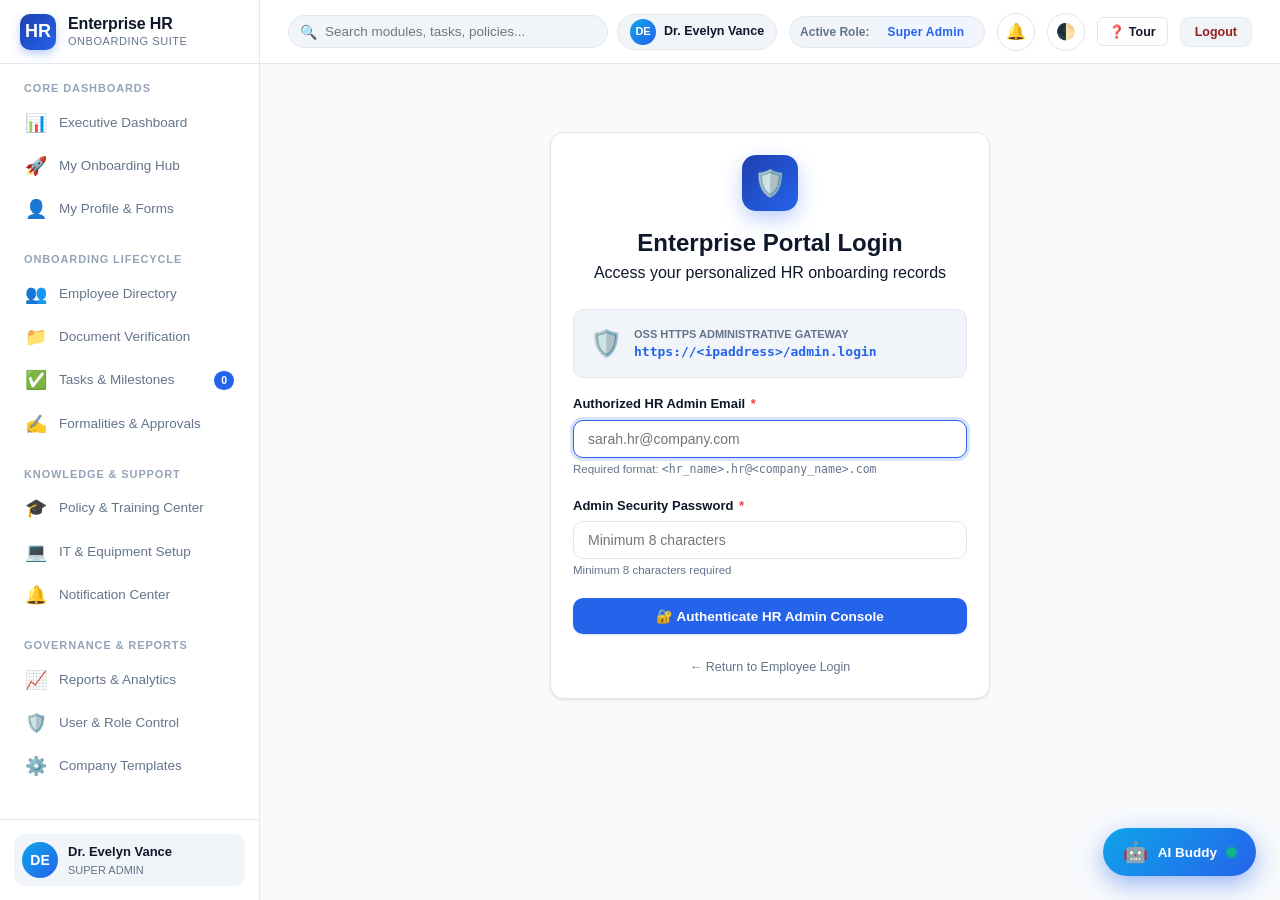
<file: admin.login/index.html>
<!DOCTYPE html>
<html lang="en">
<head>
  <meta charset="UTF-8">
  <meta name="viewport" content="width=device-width, initial-scale=1.0">
  <title>Admin Portal Gateway — HR Onboarding</title>
  <script>
    // Seamlessly transition into the Admin Gateway in index.html
    window.location.replace("../index.html#admin.login");
  </script>
</head>
<body style="background:#09090b;color:#f4f4f5;font-family:-apple-system,BlinkMacSystemFont,'Segoe UI',Roboto,sans-serif;display:flex;align-items:center;justify-content:center;height:100vh;margin:0;">
  <div style="text-align:center;padding:24px;">
    <div style="font-size:36px;margin-bottom:12px;">🛡️</div>
    <h2 style="margin:0 0 8px 0;font-size:18px;">OSS Administrative Gateway</h2>
    <p style="margin:0 0 16px 0;font-size:13px;color:#a1a1aa;">Connecting to HR Admin Console...</p>
    <a href="../index.html#admin.login" style="color:#6366f1;text-decoration:none;font-size:13px;border:1px solid #3f3f46;padding:8px 16px;border-radius:6px;display:inline-block;">Click here if not redirected automatically &rarr;</a>
  </div>
</body>
</html>
</file>
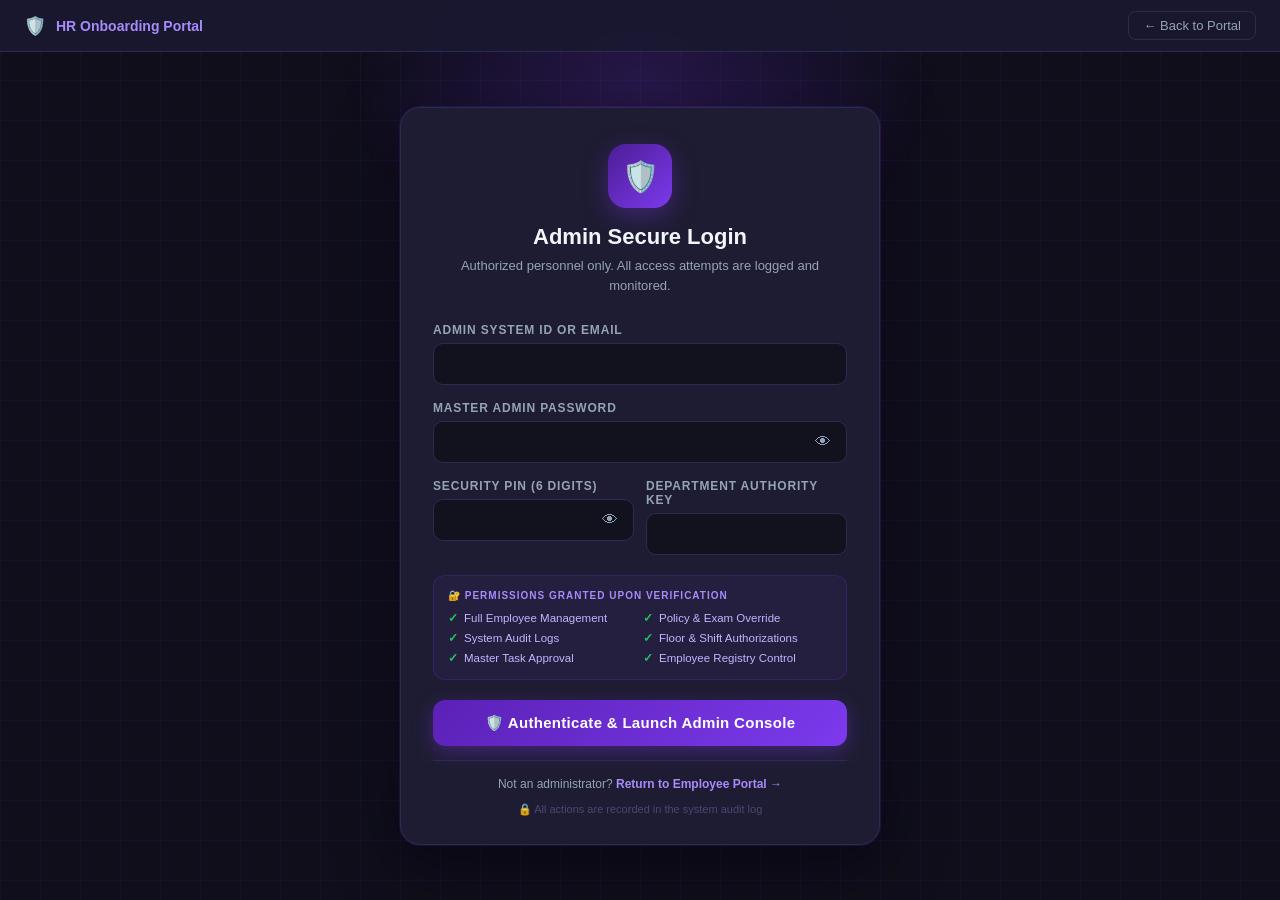
<file: adminlogin/index.html>
<!DOCTYPE html>
<html lang="en">
<head>
  <meta charset="UTF-8">
  <meta name="viewport" content="width=device-width, initial-scale=1.0">
  <title>Admin Login — HR Onboarding Portal</title>
  <style>
    *, *::before, *::after { box-sizing: border-box; margin: 0; padding: 0; }

    :root {
      --bg:        #0f0e1a;
      --surface:   #1a1830;
      --card:      #1e1c32;
      --border:    #2e2b50;
      --accent:    #7c3aed;
      --accent-lt: #a78bfa;
      --danger:    #ef4444;
      --success:   #22c55e;
      --text:      #f1f5f9;
      --muted:     #94a3b8;
      --input-bg:  #12111e;
    }

    body {
      min-height: 100vh;
      background: var(--bg);
      display: flex;
      flex-direction: column;
      align-items: center;
      justify-content: center;
      font-family: 'Segoe UI', Arial, sans-serif;
      color: var(--text);
      padding: 20px;
      position: relative;
      overflow-x: hidden;
    }

    /* Animated background grid */
    body::before {
      content: '';
      position: fixed;
      inset: 0;
      background-image:
        linear-gradient(rgba(124,58,237,0.07) 1px, transparent 1px),
        linear-gradient(90deg, rgba(124,58,237,0.07) 1px, transparent 1px);
      background-size: 40px 40px;
      pointer-events: none;
      z-index: 0;
    }

    /* Glowing orbs */
    body::after {
      content: '';
      position: fixed;
      top: -120px;
      left: 50%;
      transform: translateX(-50%);
      width: 600px;
      height: 400px;
      background: radial-gradient(ellipse, rgba(124,58,237,0.22) 0%, transparent 70%);
      pointer-events: none;
      z-index: 0;
    }

    /* ── Top bar ── */
    .top-bar {
      position: fixed;
      top: 0;
      left: 0;
      right: 0;
      height: 52px;
      background: rgba(26,24,48,0.92);
      backdrop-filter: blur(10px);
      border-bottom: 1px solid var(--border);
      display: flex;
      align-items: center;
      justify-content: space-between;
      padding: 0 24px;
      z-index: 100;
    }

    .top-bar-brand {
      display: flex;
      align-items: center;
      gap: 10px;
      font-size: 14px;
      font-weight: 700;
      color: var(--accent-lt);
      text-decoration: none;
    }

    .top-bar-brand span { font-size: 18px; }

    .top-bar-back {
      font-size: 13px;
      color: var(--muted);
      text-decoration: none;
      display: flex;
      align-items: center;
      gap: 6px;
      padding: 6px 14px;
      border: 1px solid var(--border);
      border-radius: 8px;
      transition: all 0.15s;
    }
    .top-bar-back:hover {
      color: var(--text);
      border-color: var(--accent);
      background: rgba(124,58,237,0.1);
    }

    /* ── Card ── */
    .login-card {
      position: relative;
      z-index: 1;
      width: 100%;
      max-width: 480px;
      background: var(--card);
      border: 1px solid var(--border);
      border-radius: 20px;
      padding: 36px 32px 28px;
      box-shadow:
        0 0 0 1px rgba(124,58,237,0.15),
        0 20px 60px rgba(0,0,0,0.5),
        0 0 80px rgba(124,58,237,0.08);
      margin-top: 52px;
    }

    /* Card header */
    .card-head {
      text-align: center;
      margin-bottom: 28px;
    }

    .shield-icon {
      width: 64px;
      height: 64px;
      background: linear-gradient(135deg, #4c1d95, #7c3aed);
      border-radius: 18px;
      display: flex;
      align-items: center;
      justify-content: center;
      font-size: 30px;
      margin: 0 auto 16px;
      box-shadow: 0 8px 24px rgba(124,58,237,0.35);
    }

    .card-head h1 {
      font-size: 22px;
      font-weight: 800;
      color: var(--text);
      margin-bottom: 6px;
    }

    .card-head p {
      font-size: 13px;
      color: var(--muted);
      line-height: 1.5;
    }

    /* URL badge */
    .url-badge {
      display: inline-flex;
      align-items: center;
      gap: 6px;
      background: rgba(124,58,237,0.12);
      border: 1px solid rgba(124,58,237,0.3);
      border-radius: 8px;
      padding: 5px 12px;
      font-size: 11px;
      font-family: 'Courier New', monospace;
      color: var(--accent-lt);
      margin-bottom: 20px;
      letter-spacing: 0.03em;
    }
    .url-dot {
      width: 7px;
      height: 7px;
      background: var(--success);
      border-radius: 50%;
      flex-shrink: 0;
      box-shadow: 0 0 6px var(--success);
      animation: pulse-dot 2s ease infinite;
    }
    @keyframes pulse-dot {
      0%, 100% { opacity: 1; }
      50%       { opacity: 0.4; }
    }

    /* Alert */
    #adminAlert {
      display: none;
      padding: 10px 14px;
      border-radius: 10px;
      font-size: 13px;
      font-weight: 600;
      margin-bottom: 16px;
      border: 1px solid transparent;
    }
    #adminAlert.error {
      background: rgba(239,68,68,0.12);
      border-color: rgba(239,68,68,0.35);
      color: #fca5a5;
    }
    #adminAlert.success {
      background: rgba(34,197,94,0.12);
      border-color: rgba(34,197,94,0.35);
      color: #86efac;
    }

    /* Form fields */
    .field {
      margin-bottom: 16px;
    }

    .field label {
      display: block;
      font-size: 12px;
      font-weight: 700;
      color: var(--muted);
      margin-bottom: 6px;
      text-transform: uppercase;
      letter-spacing: 0.07em;
    }

    .input-wrap {
      position: relative;
    }

    .field input {
      width: 100%;
      background: var(--input-bg);
      border: 1px solid var(--border);
      border-radius: 10px;
      padding: 12px 44px 12px 14px;
      font-size: 14px;
      color: var(--text);
      outline: none;
      transition: border-color 0.15s, box-shadow 0.15s;
      font-family: inherit;
    }
    .field input::placeholder { color: #4a4870; }
    .field input:focus {
      border-color: var(--accent);
      box-shadow: 0 0 0 3px rgba(124,58,237,0.2);
    }
    .field input.valid   { border-color: var(--success); }
    .field input.invalid { border-color: var(--danger); }

    .eye-btn {
      position: absolute;
      right: 12px;
      top: 50%;
      transform: translateY(-50%);
      background: transparent;
      border: none;
      cursor: pointer;
      font-size: 16px;
      color: var(--muted);
      padding: 4px;
      transition: color 0.12s;
    }
    .eye-btn:hover { color: var(--text); }

    /* Two-column grid */
    .field-grid {
      display: grid;
      grid-template-columns: 1fr 1fr;
      gap: 12px;
    }

    /* Permissions manifest */
    .perms-box {
      background: rgba(124,58,237,0.07);
      border: 1px solid rgba(124,58,237,0.2);
      border-radius: 12px;
      padding: 14px;
      margin-bottom: 20px;
    }

    .perms-title {
      font-size: 10px;
      font-weight: 800;
      text-transform: uppercase;
      letter-spacing: 0.1em;
      color: var(--accent-lt);
      margin-bottom: 10px;
      display: flex;
      align-items: center;
      gap: 6px;
    }

    .perms-grid {
      display: grid;
      grid-template-columns: 1fr 1fr;
      gap: 6px;
    }

    .perm-item {
      display: flex;
      align-items: center;
      gap: 6px;
      font-size: 11.5px;
      color: #c4b5fd;
    }
    .perm-item::before {
      content: '✓';
      color: var(--success);
      font-weight: 900;
      font-size: 12px;
    }

    /* Submit button */
    .submit-btn {
      width: 100%;
      padding: 14px;
      background: linear-gradient(135deg, #5b21b6, #7c3aed);
      border: none;
      border-radius: 12px;
      color: #fff;
      font-size: 15px;
      font-weight: 800;
      cursor: pointer;
      transition: all 0.2s;
      display: flex;
      align-items: center;
      justify-content: center;
      gap: 8px;
      letter-spacing: 0.02em;
      box-shadow: 0 6px 20px rgba(124,58,237,0.35);
      margin-bottom: 14px;
    }
    .submit-btn:hover {
      background: linear-gradient(135deg, #4c1d95, #6d28d9);
      transform: translateY(-2px);
      box-shadow: 0 10px 28px rgba(124,58,237,0.45);
    }
    .submit-btn:active { transform: translateY(0); }
    .submit-btn:disabled {
      opacity: 0.5;
      cursor: not-allowed;
      transform: none;
    }

    /* Spinner inside button */
    .spinner {
      display: none;
      width: 18px; height: 18px;
      border: 2px solid rgba(255,255,255,0.3);
      border-top-color: #fff;
      border-radius: 50%;
      animation: spin 0.6s linear infinite;
    }
    @keyframes spin { to { transform: rotate(360deg); } }

    /* Demo button */
    .demo-btn {
      width: 100%;
      padding: 11px;
      background: transparent;
      border: 1px solid var(--border);
      border-radius: 10px;
      color: var(--accent-lt);
      font-size: 13px;
      font-weight: 600;
      cursor: pointer;
      transition: all 0.15s;
      margin-bottom: 20px;
    }
    .demo-btn:hover {
      background: rgba(124,58,237,0.1);
      border-color: var(--accent);
    }

    /* Divider */
    .divider {
      display: flex;
      align-items: center;
      gap: 10px;
      color: var(--muted);
      font-size: 11px;
      margin-bottom: 14px;
    }
    .divider::before, .divider::after {
      content: '';
      flex: 1;
      height: 1px;
      background: var(--border);
    }

    /* Footer */
    .card-footer {
      text-align: center;
      font-size: 12px;
      color: var(--muted);
      border-top: 1px solid var(--border);
      padding-top: 16px;
    }
    .card-footer a {
      color: var(--accent-lt);
      text-decoration: none;
      font-weight: 600;
    }
    .card-footer a:hover { text-decoration: underline; }

    /* Security seal */
    .security-seal {
      display: flex;
      align-items: center;
      justify-content: center;
      gap: 6px;
      font-size: 11px;
      color: #4a4870;
      margin-top: 12px;
    }

    /* Success overlay */
    #successOverlay {
      display: none;
      position: fixed;
      inset: 0;
      background: rgba(15,14,26,0.9);
      z-index: 200;
      align-items: center;
      justify-content: center;
      flex-direction: column;
      gap: 16px;
      text-align: center;
    }
    #successOverlay.show { display: flex; }

    .success-ring {
      width: 80px; height: 80px;
      border-radius: 50%;
      border: 3px solid var(--success);
      display: flex; align-items: center; justify-content: center;
      font-size: 36px;
      animation: popIn 0.4s cubic-bezier(0.34,1.56,0.64,1);
    }
    @keyframes popIn {
      from { transform: scale(0); opacity: 0; }
      to   { transform: scale(1); opacity: 1; }
    }
    #successOverlay h2 { font-size: 20px; color: var(--text); }
    #successOverlay p  { font-size: 14px; color: var(--muted); }
    .redirect-bar {
      width: 220px; height: 4px;
      background: var(--border);
      border-radius: 4px;
      overflow: hidden;
    }
    .redirect-fill {
      height: 100%;
      background: var(--success);
      border-radius: 4px;
      width: 0;
      transition: width 1.8s linear;
    }

    /* Responsive */
    @media (max-width: 520px) {
      .login-card { padding: 26px 18px 22px; }
      .field-grid { grid-template-columns: 1fr; }
      .perms-grid { grid-template-columns: 1fr; }
    }
  </style>
</head>
<body>

  <!-- Top navigation bar -->
  <nav class="top-bar">
    <a href="../index.html" class="top-bar-brand">
      <span>🛡️</span> HR Onboarding Portal
    </a>
    <a href="../index.html" class="top-bar-back">← Back to Portal</a>
  </nav>

  <!-- Admin Login Card -->
  <div class="login-card">

    <!-- Header -->
    <div class="card-head">
      <div class="shield-icon">🛡️</div>
      <h1>Admin Secure Login</h1>
      <p>Authorized personnel only. All access attempts are logged and monitored.</p>

    </div>

    <!-- Alert banner -->
    <div id="adminAlert"></div>

    <!-- Login Form -->
    <form id="adminLoginForm" autocomplete="off" novalidate>

      <!-- Admin Email / ID -->
      <div class="field">
        <label for="adminEmail">Admin System ID or Email</label>
        <div class="input-wrap">
          <input
            id="adminEmail"
            type="text"
            autocomplete="off"
            required
          >
        </div>
      </div>

      <!-- Master Password -->
      <div class="field">
        <label for="adminPassword">Master Admin Password</label>
        <div class="input-wrap">
          <input
            id="adminPassword"
            type="password"
            autocomplete="new-password"
            required
          >
          <button type="button" class="eye-btn" data-target="adminPassword">👁</button>
        </div>
      </div>

      <!-- PIN + Authority Key -->
      <div class="field-grid">
        <div class="field" style="margin-bottom:0;">
          <label for="adminPin">Security PIN (6 Digits)</label>
          <div class="input-wrap">
            <input
              id="adminPin"
              type="password"
              maxlength="6"
              required
            >
            <button type="button" class="eye-btn" data-target="adminPin">👁</button>
          </div>
        </div>
        <div class="field" style="margin-bottom:0;">
          <label for="adminAuthCode">Department Authority Key</label>
          <div class="input-wrap">
            <input
              id="adminAuthCode"
              type="text"
              required
            >
          </div>
        </div>
      </div>
      <div style="margin-bottom:20px;"></div>

      <!-- Permissions Manifest -->
      <div class="perms-box">
        <div class="perms-title">🔐 Permissions Granted Upon Verification</div>
        <div class="perms-grid">
          <div class="perm-item">Full Employee Management</div>
          <div class="perm-item">Policy &amp; Exam Override</div>
          <div class="perm-item">System Audit Logs</div>
          <div class="perm-item">Floor &amp; Shift Authorizations</div>
          <div class="perm-item">Master Task Approval</div>
          <div class="perm-item">Employee Registry Control</div>
        </div>
      </div>

      <!-- Submit -->
      <button type="submit" class="submit-btn" id="submitBtn">
        <span class="spinner" id="btnSpinner"></span>
        <span id="btnText">🛡️ Authenticate &amp; Launch Admin Console</span>
      </button>

    </form>

    <!-- Footer -->
    <div class="card-footer">
      <p>Not an administrator? <a href="../index.html">Return to Employee Portal →</a></p>
      <div class="security-seal">🔒 All actions are recorded in the system audit log</div>
    </div>

  </div>

  <!-- Success Overlay -->
  <div id="successOverlay">
    <div class="success-ring">✓</div>
    <h2>Authentication Successful</h2>
    <p id="successName">Welcome, Dr. Evelyn Vance</p>
    <div class="redirect-bar">
      <div class="redirect-fill" id="redirectFill"></div>
    </div>
    <p style="font-size:12px;color:#4a4870;">Redirecting to Admin Console…</p>
  </div>

  <script>
    // ── Credentials ──────────────────────────────────────────
    var ADMIN = {
      emails:   ["admin@company.com", "adm-001"],
      password: "masterAdmin2026!",
      pin:      "998877",
      authCode: "SEC-HR-2026",
      fullName: "Dr. Evelyn Vance",
      title:    "HR Director"
    };

    var ADMIN_SESSION_KEY = "hr_admin_session";
    var AUDIT_LOG_KEY     = "hr_admin_audit_log";

    // ── Show current URL in badge ─────────────────────────────
    var urlDisplay = document.getElementById("currentUrlDisplay");
    if (urlDisplay) {
      var loc = window.location;
      var clean = loc.protocol + "//" + loc.host + "/adminlogin";
      urlDisplay.textContent = clean;
    }

    // ── Audit log ─────────────────────────────────────────────
    function pushAudit(msg, level) {
      level = level || "info";
      var log = [];
      try { log = JSON.parse(localStorage.getItem(AUDIT_LOG_KEY) || "[]"); } catch(e){}
      log.push({ ts: new Date().toLocaleString(), message: msg, level: level });
      if (log.length > 60) log.splice(0, log.length - 60);
      try { localStorage.setItem(AUDIT_LOG_KEY, JSON.stringify(log)); } catch(e){}
    }

    // ── Alert helper ──────────────────────────────────────────
    var alertEl = document.getElementById("adminAlert");
    function showAlert(msg, type) {
      alertEl.textContent = msg;
      alertEl.className   = type || "error";
      alertEl.style.display = "block";
    }
    function hideAlert() { alertEl.style.display = "none"; }

    // ── Password toggle ───────────────────────────────────────
    document.querySelectorAll(".eye-btn").forEach(function(btn) {
      btn.addEventListener("click", function() {
        var inp = document.getElementById(btn.dataset.target);
        if (!inp) return;
        var isPass = inp.type === "password";
        inp.type = isPass ? "text" : "password";
        btn.textContent = isPass ? "🙈" : "👁";
      });
    });

    // ── Field validation helpers ──────────────────────────────
    function setFieldState(id, ok) {
      var el = document.getElementById(id);
      if (!el) return;
      el.classList.toggle("valid",   ok === true);
      el.classList.toggle("invalid", ok === false);
    }

    // ── Set admin session & redirect ──────────────────────────
    function doLoginSuccess(name, title) {
      var session = {
        fullName:  name  || ADMIN.fullName,
        title:     title || ADMIN.title,
        role:      "admin",
        loginTime: new Date().toLocaleString()
      };
      try { localStorage.setItem(ADMIN_SESSION_KEY, JSON.stringify(session)); } catch(e){}
      pushAudit("ADMIN LOGIN — " + session.fullName + " authenticated via /adminlogin page.");

      // Show success overlay
      var overlay    = document.getElementById("successOverlay");
      var nameEl     = document.getElementById("successName");
      var fillEl     = document.getElementById("redirectFill");

      if (nameEl) nameEl.textContent = "Welcome, " + session.fullName;
      if (overlay) overlay.classList.add("show");

      // Animate redirect bar then navigate
      setTimeout(function() {
        if (fillEl) fillEl.style.width = "100%";
      }, 80);

      setTimeout(function() {
        window.location.href = "../index.html?menu=admin";
      }, 2100);
    }

    // ── Form submit ───────────────────────────────────────────
    var form      = document.getElementById("adminLoginForm");
    var submitBtn = document.getElementById("submitBtn");
    var spinner   = document.getElementById("btnSpinner");
    var btnText   = document.getElementById("btnText");

    form.addEventListener("submit", function(e) {
      e.preventDefault();
      hideAlert();

      var email    = (document.getElementById("adminEmail").value    || "").trim().toLowerCase();
      var password = (document.getElementById("adminPassword").value || "");
      var pin      = (document.getElementById("adminPin").value      || "");
      var authCode = (document.getElementById("adminAuthCode").value || "").trim().toUpperCase();

      var isHrPattern = /^[a-zA-Z0-9._%+-]+\.hr@[a-zA-Z0-9.-]+\.[a-zA-Z]{2,}$/i.test(email);
      var emailOk  = isHrPattern || ADMIN.emails.indexOf(email) !== -1;
      var passOk   = isHrPattern ? (password && password.length >= 8) : (password === ADMIN.password);
      var pinOk    = isHrPattern ? true : (pin === ADMIN.pin);
      var authOk   = isHrPattern ? true : (authCode === ADMIN.authCode);

      setFieldState("adminEmail",    emailOk);
      setFieldState("adminPassword", passOk);
      setFieldState("adminPin",      pinOk);
      setFieldState("adminAuthCode", authOk);

      if (!emailOk) {
        showAlert("❌ Invalid Admin Email. Format must be <hr_name>.hr@<company_name>.com", "error");
        pushAudit("FAILED LOGIN — unknown identifier: " + email, "danger");
        return;
      }
      if (!passOk) {
        showAlert("❌ Password must be at least 8 characters.", "error");
        pushAudit("FAILED LOGIN — wrong password.", "danger");
        return;
      }
      if (!pinOk) {
        showAlert("❌ Security PIN does not match.", "error");
        pushAudit("FAILED LOGIN — wrong 6-digit PIN.", "danger");
        return;
      }
      if (!authOk) {
        showAlert("❌ Department Authority Key is invalid. Expected: SEC-HR-2026", "error");
        pushAudit("FAILED LOGIN — wrong authority key.", "danger");
        return;
      }

      var rawName = isHrPattern ? email.split(".hr@")[0].replace(/[._]/g, " ") : ADMIN.fullName;
      var adminName = rawName.charAt(0).toUpperCase() + rawName.slice(1) + (isHrPattern ? " (HR Admin)" : "");

      // All valid — show loading state
      submitBtn.disabled = true;
      if (spinner) spinner.style.display = "inline-block";
      if (btnText) btnText.textContent   = "Verifying credentials…";

      showAlert("✅ Credentials verified. Launching Admin Console…", "success");

      setTimeout(function() {
        var adminUser = {
          id: "admin-" + Date.now(),
          name: adminName,
          email: email,
          role: "super_admin",
          dept: "HR & People Operations",
          status: "Active",
          lastActive: "Just now"
        };
        try { localStorage.setItem("current_user", JSON.stringify(adminUser)); } catch(e){}
        doLoginSuccess(adminName, "HR Director");
      }, 800);
    });
  </script>
</body>
</html>
</file>
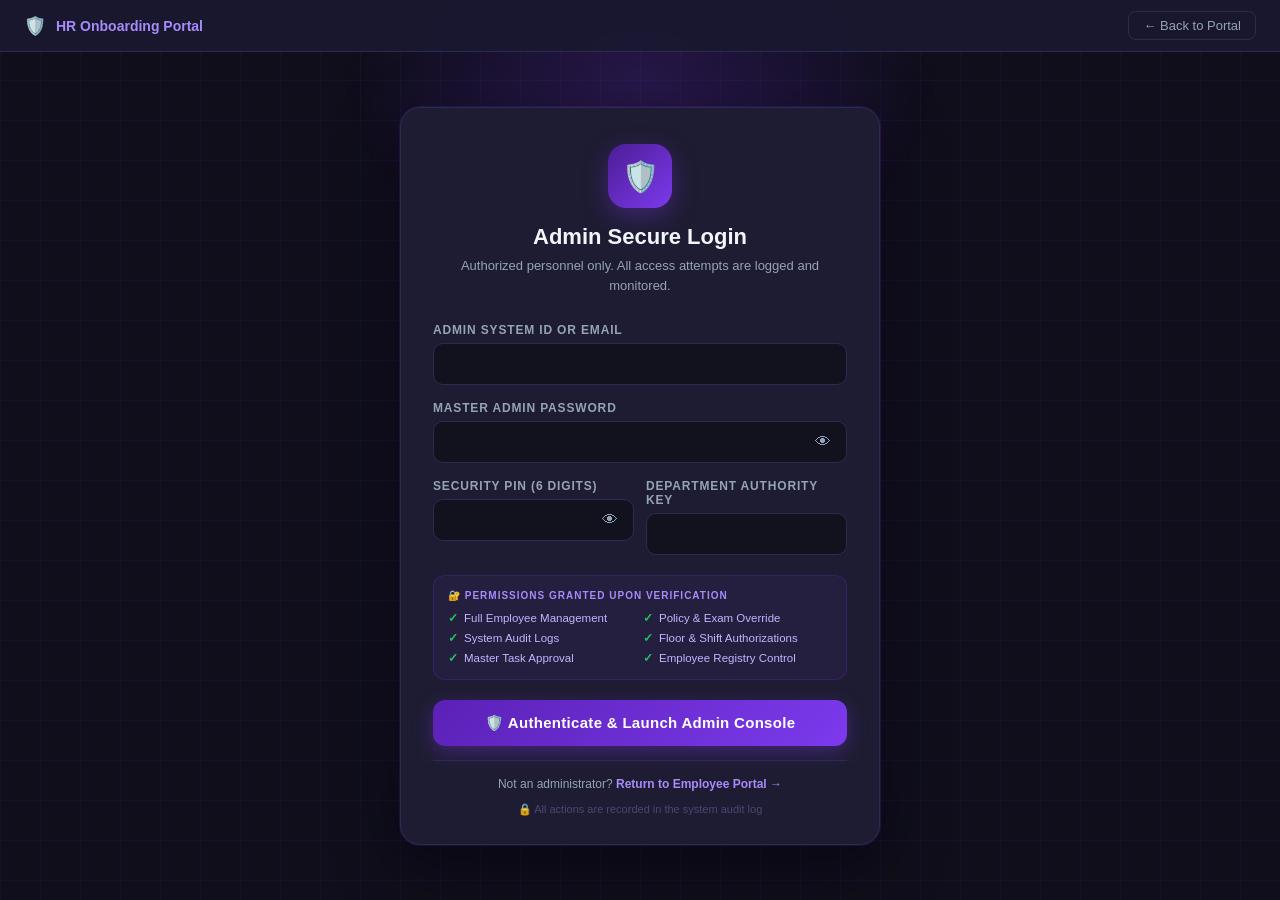
<file: admin/login/index.html>
<!DOCTYPE html>
<html lang="en">
<head>
  <meta charset="UTF-8">
  <meta name="viewport" content="width=device-width, initial-scale=1.0">
  <title>Admin Login — HR Onboarding Portal</title>
  <style>
    *, *::before, *::after { box-sizing: border-box; margin: 0; padding: 0; }

    :root {
      --bg:        #0f0e1a;
      --surface:   #1a1830;
      --card:      #1e1c32;
      --border:    #2e2b50;
      --accent:    #7c3aed;
      --accent-lt: #a78bfa;
      --danger:    #ef4444;
      --success:   #22c55e;
      --text:      #f1f5f9;
      --muted:     #94a3b8;
      --input-bg:  #12111e;
    }

    body {
      min-height: 100vh;
      background: var(--bg);
      display: flex;
      flex-direction: column;
      align-items: center;
      justify-content: center;
      font-family: 'Segoe UI', Arial, sans-serif;
      color: var(--text);
      padding: 20px;
      position: relative;
      overflow-x: hidden;
    }

    /* Animated background grid */
    body::before {
      content: '';
      position: fixed;
      inset: 0;
      background-image:
        linear-gradient(rgba(124,58,237,0.07) 1px, transparent 1px),
        linear-gradient(90deg, rgba(124,58,237,0.07) 1px, transparent 1px);
      background-size: 40px 40px;
      pointer-events: none;
      z-index: 0;
    }

    /* Glowing orbs */
    body::after {
      content: '';
      position: fixed;
      top: -120px;
      left: 50%;
      transform: translateX(-50%);
      width: 600px;
      height: 400px;
      background: radial-gradient(ellipse, rgba(124,58,237,0.22) 0%, transparent 70%);
      pointer-events: none;
      z-index: 0;
    }

    /* ── Top bar ── */
    .top-bar {
      position: fixed;
      top: 0;
      left: 0;
      right: 0;
      height: 52px;
      background: rgba(26,24,48,0.92);
      backdrop-filter: blur(10px);
      border-bottom: 1px solid var(--border);
      display: flex;
      align-items: center;
      justify-content: space-between;
      padding: 0 24px;
      z-index: 100;
    }

    .top-bar-brand {
      display: flex;
      align-items: center;
      gap: 10px;
      font-size: 14px;
      font-weight: 700;
      color: var(--accent-lt);
      text-decoration: none;
    }

    .top-bar-brand span { font-size: 18px; }

    .top-bar-back {
      font-size: 13px;
      color: var(--muted);
      text-decoration: none;
      display: flex;
      align-items: center;
      gap: 6px;
      padding: 6px 14px;
      border: 1px solid var(--border);
      border-radius: 8px;
      transition: all 0.15s;
    }
    .top-bar-back:hover {
      color: var(--text);
      border-color: var(--accent);
      background: rgba(124,58,237,0.1);
    }

    /* ── Card ── */
    .login-card {
      position: relative;
      z-index: 1;
      width: 100%;
      max-width: 480px;
      background: var(--card);
      border: 1px solid var(--border);
      border-radius: 20px;
      padding: 36px 32px 28px;
      box-shadow:
        0 0 0 1px rgba(124,58,237,0.15),
        0 20px 60px rgba(0,0,0,0.5),
        0 0 80px rgba(124,58,237,0.08);
      margin-top: 52px;
    }

    /* Card header */
    .card-head {
      text-align: center;
      margin-bottom: 28px;
    }

    .shield-icon {
      width: 64px;
      height: 64px;
      background: linear-gradient(135deg, #4c1d95, #7c3aed);
      border-radius: 18px;
      display: flex;
      align-items: center;
      justify-content: center;
      font-size: 30px;
      margin: 0 auto 16px;
      box-shadow: 0 8px 24px rgba(124,58,237,0.35);
    }

    .card-head h1 {
      font-size: 22px;
      font-weight: 800;
      color: var(--text);
      margin-bottom: 6px;
    }

    .card-head p {
      font-size: 13px;
      color: var(--muted);
      line-height: 1.5;
    }

    /* URL badge */
    .url-badge {
      display: inline-flex;
      align-items: center;
      gap: 6px;
      background: rgba(124,58,237,0.12);
      border: 1px solid rgba(124,58,237,0.3);
      border-radius: 8px;
      padding: 5px 12px;
      font-size: 11px;
      font-family: 'Courier New', monospace;
      color: var(--accent-lt);
      margin-bottom: 20px;
      letter-spacing: 0.03em;
    }
    .url-dot {
      width: 7px;
      height: 7px;
      background: var(--success);
      border-radius: 50%;
      flex-shrink: 0;
      box-shadow: 0 0 6px var(--success);
      animation: pulse-dot 2s ease infinite;
    }
    @keyframes pulse-dot {
      0%, 100% { opacity: 1; }
      50%       { opacity: 0.4; }
    }

    /* Alert */
    #adminAlert {
      display: none;
      padding: 10px 14px;
      border-radius: 10px;
      font-size: 13px;
      font-weight: 600;
      margin-bottom: 16px;
      border: 1px solid transparent;
    }
    #adminAlert.error {
      background: rgba(239,68,68,0.12);
      border-color: rgba(239,68,68,0.35);
      color: #fca5a5;
    }
    #adminAlert.success {
      background: rgba(34,197,94,0.12);
      border-color: rgba(34,197,94,0.35);
      color: #86efac;
    }

    /* Form fields */
    .field {
      margin-bottom: 16px;
    }

    .field label {
      display: block;
      font-size: 12px;
      font-weight: 700;
      color: var(--muted);
      margin-bottom: 6px;
      text-transform: uppercase;
      letter-spacing: 0.07em;
    }

    .input-wrap {
      position: relative;
    }

    .field input {
      width: 100%;
      background: var(--input-bg);
      border: 1px solid var(--border);
      border-radius: 10px;
      padding: 12px 44px 12px 14px;
      font-size: 14px;
      color: var(--text);
      outline: none;
      transition: border-color 0.15s, box-shadow 0.15s;
      font-family: inherit;
    }
    .field input::placeholder { color: #4a4870; }
    .field input:focus {
      border-color: var(--accent);
      box-shadow: 0 0 0 3px rgba(124,58,237,0.2);
    }
    .field input.valid   { border-color: var(--success); }
    .field input.invalid { border-color: var(--danger); }

    .eye-btn {
      position: absolute;
      right: 12px;
      top: 50%;
      transform: translateY(-50%);
      background: transparent;
      border: none;
      cursor: pointer;
      font-size: 16px;
      color: var(--muted);
      padding: 4px;
      transition: color 0.12s;
    }
    .eye-btn:hover { color: var(--text); }

    /* Two-column grid */
    .field-grid {
      display: grid;
      grid-template-columns: 1fr 1fr;
      gap: 12px;
    }

    /* Permissions manifest */
    .perms-box {
      background: rgba(124,58,237,0.07);
      border: 1px solid rgba(124,58,237,0.2);
      border-radius: 12px;
      padding: 14px;
      margin-bottom: 20px;
    }

    .perms-title {
      font-size: 10px;
      font-weight: 800;
      text-transform: uppercase;
      letter-spacing: 0.1em;
      color: var(--accent-lt);
      margin-bottom: 10px;
      display: flex;
      align-items: center;
      gap: 6px;
    }

    .perms-grid {
      display: grid;
      grid-template-columns: 1fr 1fr;
      gap: 6px;
    }

    .perm-item {
      display: flex;
      align-items: center;
      gap: 6px;
      font-size: 11.5px;
      color: #c4b5fd;
    }
    .perm-item::before {
      content: '✓';
      color: var(--success);
      font-weight: 900;
      font-size: 12px;
    }

    /* Submit button */
    .submit-btn {
      width: 100%;
      padding: 14px;
      background: linear-gradient(135deg, #5b21b6, #7c3aed);
      border: none;
      border-radius: 12px;
      color: #fff;
      font-size: 15px;
      font-weight: 800;
      cursor: pointer;
      transition: all 0.2s;
      display: flex;
      align-items: center;
      justify-content: center;
      gap: 8px;
      letter-spacing: 0.02em;
      box-shadow: 0 6px 20px rgba(124,58,237,0.35);
      margin-bottom: 14px;
    }
    .submit-btn:hover {
      background: linear-gradient(135deg, #4c1d95, #6d28d9);
      transform: translateY(-2px);
      box-shadow: 0 10px 28px rgba(124,58,237,0.45);
    }
    .submit-btn:active { transform: translateY(0); }
    .submit-btn:disabled {
      opacity: 0.5;
      cursor: not-allowed;
      transform: none;
    }

    /* Spinner inside button */
    .spinner {
      display: none;
      width: 18px; height: 18px;
      border: 2px solid rgba(255,255,255,0.3);
      border-top-color: #fff;
      border-radius: 50%;
      animation: spin 0.6s linear infinite;
    }
    @keyframes spin { to { transform: rotate(360deg); } }

    /* Demo button */
    .demo-btn {
      width: 100%;
      padding: 11px;
      background: transparent;
      border: 1px solid var(--border);
      border-radius: 10px;
      color: var(--accent-lt);
      font-size: 13px;
      font-weight: 600;
      cursor: pointer;
      transition: all 0.15s;
      margin-bottom: 20px;
    }
    .demo-btn:hover {
      background: rgba(124,58,237,0.1);
      border-color: var(--accent);
    }

    /* Divider */
    .divider {
      display: flex;
      align-items: center;
      gap: 10px;
      color: var(--muted);
      font-size: 11px;
      margin-bottom: 14px;
    }
    .divider::before, .divider::after {
      content: '';
      flex: 1;
      height: 1px;
      background: var(--border);
    }

    /* Footer */
    .card-footer {
      text-align: center;
      font-size: 12px;
      color: var(--muted);
      border-top: 1px solid var(--border);
      padding-top: 16px;
    }
    .card-footer a {
      color: var(--accent-lt);
      text-decoration: none;
      font-weight: 600;
    }
    .card-footer a:hover { text-decoration: underline; }

    /* Security seal */
    .security-seal {
      display: flex;
      align-items: center;
      justify-content: center;
      gap: 6px;
      font-size: 11px;
      color: #4a4870;
      margin-top: 12px;
    }

    /* Success overlay */
    #successOverlay {
      display: none;
      position: fixed;
      inset: 0;
      background: rgba(15,14,26,0.9);
      z-index: 200;
      align-items: center;
      justify-content: center;
      flex-direction: column;
      gap: 16px;
      text-align: center;
    }
    #successOverlay.show { display: flex; }

    .success-ring {
      width: 80px; height: 80px;
      border-radius: 50%;
      border: 3px solid var(--success);
      display: flex; align-items: center; justify-content: center;
      font-size: 36px;
      animation: popIn 0.4s cubic-bezier(0.34,1.56,0.64,1);
    }
    @keyframes popIn {
      from { transform: scale(0); opacity: 0; }
      to   { transform: scale(1); opacity: 1; }
    }
    #successOverlay h2 { font-size: 20px; color: var(--text); }
    #successOverlay p  { font-size: 14px; color: var(--muted); }
    .redirect-bar {
      width: 220px; height: 4px;
      background: var(--border);
      border-radius: 4px;
      overflow: hidden;
    }
    .redirect-fill {
      height: 100%;
      background: var(--success);
      border-radius: 4px;
      width: 0;
      transition: width 1.8s linear;
    }

    /* Responsive */
    @media (max-width: 520px) {
      .login-card { padding: 26px 18px 22px; }
      .field-grid { grid-template-columns: 1fr; }
      .perms-grid { grid-template-columns: 1fr; }
    }
  </style>
</head>
<body>

  <!-- Top navigation bar -->
  <nav class="top-bar">
    <a href="../../index.html" class="top-bar-brand">
      <span>🛡️</span> HR Onboarding Portal
    </a>
    <a href="../../index.html" class="top-bar-back">← Back to Portal</a>
  </nav>

  <!-- Admin Login Card -->
  <div class="login-card">

    <!-- Header -->
    <div class="card-head">
      <div class="shield-icon">🛡️</div>
      <h1>Admin Secure Login</h1>
      <p>Authorized personnel only. All access attempts are logged and monitored.</p>

    </div>

    <!-- Alert banner -->
    <div id="adminAlert"></div>

    <!-- Login Form -->
    <form id="adminLoginForm" autocomplete="off" novalidate>

      <!-- Admin Email / ID -->
      <div class="field">
        <label for="adminEmail">Admin System ID or Email</label>
        <div class="input-wrap">
          <input
            id="adminEmail"
            type="text"
            autocomplete="off"
            required
          >
        </div>
      </div>

      <!-- Master Password -->
      <div class="field">
        <label for="adminPassword">Master Admin Password</label>
        <div class="input-wrap">
          <input
            id="adminPassword"
            type="password"
            autocomplete="new-password"
            required
          >
          <button type="button" class="eye-btn" data-target="adminPassword">👁</button>
        </div>
      </div>

      <!-- PIN + Authority Key -->
      <div class="field-grid">
        <div class="field" style="margin-bottom:0;">
          <label for="adminPin">Security PIN (6 Digits)</label>
          <div class="input-wrap">
            <input
              id="adminPin"
              type="password"
              maxlength="6"
              required
            >
            <button type="button" class="eye-btn" data-target="adminPin">👁</button>
          </div>
        </div>
        <div class="field" style="margin-bottom:0;">
          <label for="adminAuthCode">Department Authority Key</label>
          <div class="input-wrap">
            <input
              id="adminAuthCode"
              type="text"
              required
            >
          </div>
        </div>
      </div>
      <div style="margin-bottom:20px;"></div>

      <!-- Permissions Manifest -->
      <div class="perms-box">
        <div class="perms-title">🔐 Permissions Granted Upon Verification</div>
        <div class="perms-grid">
          <div class="perm-item">Full Employee Management</div>
          <div class="perm-item">Policy &amp; Exam Override</div>
          <div class="perm-item">System Audit Logs</div>
          <div class="perm-item">Floor &amp; Shift Authorizations</div>
          <div class="perm-item">Master Task Approval</div>
          <div class="perm-item">Employee Registry Control</div>
        </div>
      </div>

      <!-- Submit -->
      <button type="submit" class="submit-btn" id="submitBtn">
        <span class="spinner" id="btnSpinner"></span>
        <span id="btnText">🛡️ Authenticate &amp; Launch Admin Console</span>
      </button>

    </form>

    <!-- Footer -->
    <div class="card-footer">
      <p>Not an administrator? <a href="../../index.html">Return to Employee Portal →</a></p>
      <div class="security-seal">🔒 All actions are recorded in the system audit log</div>
    </div>

  </div>

  <!-- Success Overlay -->
  <div id="successOverlay">
    <div class="success-ring">✓</div>
    <h2>Authentication Successful</h2>
    <p id="successName">Welcome, Dr. Evelyn Vance</p>
    <div class="redirect-bar">
      <div class="redirect-fill" id="redirectFill"></div>
    </div>
    <p style="font-size:12px;color:#4a4870;">Redirecting to Admin Console…</p>
  </div>

  <script>
    // ── Credentials ──────────────────────────────────────────
    var ADMIN = {
      emails:   ["admin@company.com", "adm-001"],
      password: "masterAdmin2026!",
      pin:      "998877",
      authCode: "SEC-HR-2026",
      fullName: "Dr. Evelyn Vance",
      title:    "HR Director"
    };

    var ADMIN_SESSION_KEY = "hr_admin_session";
    var AUDIT_LOG_KEY     = "hr_admin_audit_log";

    // ── Show current URL in badge ─────────────────────────────
    var urlDisplay = document.getElementById("currentUrlDisplay");
    if (urlDisplay) {
      var loc = window.location;
      var clean = loc.protocol + "//" + loc.host + "/admin/login";
      urlDisplay.textContent = clean;
    }

    // ── Audit log ─────────────────────────────────────────────
    function pushAudit(msg, level) {
      level = level || "info";
      var log = [];
      try { log = JSON.parse(localStorage.getItem(AUDIT_LOG_KEY) || "[]"); } catch(e){}
      log.push({ ts: new Date().toLocaleString(), message: msg, level: level });
      if (log.length > 60) log.splice(0, log.length - 60);
      try { localStorage.setItem(AUDIT_LOG_KEY, JSON.stringify(log)); } catch(e){}
    }

    // ── Alert helper ──────────────────────────────────────────
    var alertEl = document.getElementById("adminAlert");
    function showAlert(msg, type) {
      alertEl.textContent = msg;
      alertEl.className   = type || "error";
      alertEl.style.display = "block";
    }
    function hideAlert() { alertEl.style.display = "none"; }

    // ── Password toggle ───────────────────────────────────────
    document.querySelectorAll(".eye-btn").forEach(function(btn) {
      btn.addEventListener("click", function() {
        var inp = document.getElementById(btn.dataset.target);
        if (!inp) return;
        var isPass = inp.type === "password";
        inp.type = isPass ? "text" : "password";
        btn.textContent = isPass ? "🙈" : "👁";
      });
    });

    // ── Field validation helpers ──────────────────────────────
    function setFieldState(id, ok) {
      var el = document.getElementById(id);
      if (!el) return;
      el.classList.toggle("valid",   ok === true);
      el.classList.toggle("invalid", ok === false);
    }

    // ── Set admin session & redirect ──────────────────────────
    function doLoginSuccess(name, title) {
      var session = {
        fullName:  name  || ADMIN.fullName,
        title:     title || ADMIN.title,
        role:      "admin",
        loginTime: new Date().toLocaleString()
      };
      try { localStorage.setItem(ADMIN_SESSION_KEY, JSON.stringify(session)); } catch(e){}
      pushAudit("ADMIN LOGIN — " + session.fullName + " authenticated via /admin/login page.");

      // Show success overlay
      var overlay    = document.getElementById("successOverlay");
      var nameEl     = document.getElementById("successName");
      var fillEl     = document.getElementById("redirectFill");

      if (nameEl) nameEl.textContent = "Welcome, " + session.fullName;
      if (overlay) overlay.classList.add("show");

      // Animate redirect bar then navigate
      setTimeout(function() {
        if (fillEl) fillEl.style.width = "100%";
      }, 80);

      setTimeout(function() {
        window.location.href = "../../index.html?menu=admin";
      }, 2100);
    }

    // ── Form submit ───────────────────────────────────────────
    var form      = document.getElementById("adminLoginForm");
    var submitBtn = document.getElementById("submitBtn");
    var spinner   = document.getElementById("btnSpinner");
    var btnText   = document.getElementById("btnText");

    form.addEventListener("submit", function(e) {
      e.preventDefault();
      hideAlert();

      var email    = (document.getElementById("adminEmail").value    || "").trim().toLowerCase();
      var password = (document.getElementById("adminPassword").value || "");
      var pin      = (document.getElementById("adminPin").value      || "");
      var authCode = (document.getElementById("adminAuthCode").value || "").trim().toUpperCase();

      var isHrPattern = /^[a-zA-Z0-9._%+-]+\.hr@[a-zA-Z0-9.-]+\.[a-zA-Z]{2,}$/i.test(email);
      var emailOk  = isHrPattern || ADMIN.emails.indexOf(email) !== -1;
      var passOk   = isHrPattern ? (password && password.length >= 8) : (password === ADMIN.password);
      var pinOk    = isHrPattern ? true : (pin === ADMIN.pin);
      var authOk   = isHrPattern ? true : (authCode === ADMIN.authCode);

      setFieldState("adminEmail",    emailOk);
      setFieldState("adminPassword", passOk);
      setFieldState("adminPin",      pinOk);
      setFieldState("adminAuthCode", authOk);

      if (!emailOk) {
        showAlert("❌ Invalid Admin Email. Format must be <hr_name>.hr@<company_name>.com", "error");
        pushAudit("FAILED LOGIN — unknown identifier: " + email, "danger");
        return;
      }
      if (!passOk) {
        showAlert("❌ Password must be at least 8 characters.", "error");
        pushAudit("FAILED LOGIN — wrong password.", "danger");
        return;
      }
      if (!pinOk) {
        showAlert("❌ Security PIN does not match.", "error");
        pushAudit("FAILED LOGIN — wrong 6-digit PIN.", "danger");
        return;
      }
      if (!authOk) {
        showAlert("❌ Department Authority Key is invalid. Expected: SEC-HR-2026", "error");
        pushAudit("FAILED LOGIN — wrong authority key.", "danger");
        return;
      }

      var rawName = isHrPattern ? email.split(".hr@")[0].replace(/[._]/g, " ") : ADMIN.fullName;
      var adminName = rawName.charAt(0).toUpperCase() + rawName.slice(1) + (isHrPattern ? " (HR Admin)" : "");

      // All valid — show loading state
      submitBtn.disabled = true;
      if (spinner) spinner.style.display = "inline-block";
      if (btnText) btnText.textContent   = "Verifying credentials…";

      showAlert("✅ Credentials verified. Launching Admin Console…", "success");

      setTimeout(function() {
        var adminUser = {
          id: "admin-" + Date.now(),
          name: adminName,
          email: email,
          role: "super_admin",
          dept: "HR & People Operations",
          status: "Active",
          lastActive: "Just now"
        };
        try { localStorage.setItem("current_user", JSON.stringify(adminUser)); } catch(e){}
        doLoginSuccess(adminName, "HR Director");
      }, 800);
    });
  </script>
</body>
</html>
</file>
<file: style.css>
/* ==========================================================================
   ENTERPRISE HR ONBOARDING PLATFORM - DESIGN SYSTEM & COMPONENT STYLESHEET
   Supports Light & Dark Themes, Responsive Sidebar, Modals, Tables, Forms,
   KPI Stats, Formalities, Training, AI Chat, and Policy Exam System
   ========================================================================== */

:root {
  /* Color Palette - Modern Enterprise Indigo & Emerald */
  --primary: #2563eb;
  --primary-hover: #1d4ed8;
  --primary-light: #eff6ff;
  --primary-focus: rgba(37, 99, 235, 0.18);
  
  --secondary: #0f766e;
  --secondary-hover: #0d5f58;
  --secondary-light: #f0fdfa;
  
  --accent: #6366f1;
  --accent-light: #eef2ff;

  --success: #10b981;
  --success-light: #ecfdf5;
  --success-text: #065f46;

  --warning: #f59e0b;
  --warning-light: #fffbeb;
  --warning-text: #92400e;

  --danger: #ef4444;
  --danger-light: #fef2f2;
  --danger-text: #991b1b;

  --info: #0284c7;
  --info-light: #f0f9ff;
  --info-text: #0369a1;

  /* Neutrals & Surfaces */
  --bg-page: #f8fafc;
  --bg-surface: #ffffff;
  --bg-subtle: #f1f5f9;
  --bg-card: #ffffff;
  --border-color: #e2e8f0;
  --border-focus: #94a3b8;
  
  --text-main: #0f172a;
  --text-muted: #64748b;
  --text-subtle: #94a3b8;
  --text-inverse: #ffffff;

  /* Layout Constants */
  --sidebar-width: 260px;
  --sidebar-collapsed-width: 72px;
  --header-height: 64px;
  --radius-sm: 6px;
  --radius-md: 10px;
  --radius-lg: 14px;
  --radius-full: 9999px;
  
  /* Shadows */
  --shadow-xs: 0 1px 2px rgba(0, 0, 0, 0.05);
  --shadow-sm: 0 1px 3px rgba(0, 0, 0, 0.08), 0 1px 2px rgba(0, 0, 0, 0.04);
  --shadow-md: 0 4px 6px -1px rgba(0, 0, 0, 0.08), 0 2px 4px -2px rgba(0, 0, 0, 0.04);
  --shadow-lg: 0 10px 15px -3px rgba(0, 0, 0, 0.08), 0 4px 6px -4px rgba(0, 0, 0, 0.03);
  --shadow-xl: 0 20px 25px -5px rgba(0, 0, 0, 0.1), 0 8px 10px -6px rgba(0, 0, 0, 0.04);

  /* Typography */
  --font-sans: 'Inter', -apple-system, BlinkMacSystemFont, "Segoe UI", Roboto, "Helvetica Neue", Arial, sans-serif;
  --font-mono: ui-monospace, SFMono-Regular, Menlo, Monaco, Consolas, monospace;
  --transition-fast: 0.15s ease;
  --transition-normal: 0.25s ease;
}

/* Dark Mode Theme Overrides */
body.dark-mode {
  color-scheme: dark;
  --bg-page: #0b1120;
  --bg-surface: #111827;
  --bg-subtle: #1e293b;
  --bg-card: #141e33;
  --border-color: #273549;
  --border-focus: #475569;
  
  --text-main: #f8fafc;
  --text-muted: #94a3b8;
  --text-subtle: #64748b;
  
  --primary-light: rgba(37, 99, 235, 0.15);
  --secondary-light: rgba(15, 118, 110, 0.2);
  --success-light: rgba(16, 185, 129, 0.15);
  --success-text: #6ee7b7;
  --warning-light: rgba(245, 158, 11, 0.15);
  --warning-text: #fcd34d;
  --danger-light: rgba(239, 68, 68, 0.15);
  --danger-text: #fca5a5;
  --info-light: rgba(2, 132, 199, 0.15);
  --info-text: #7dd3fc;
  
  --shadow-sm: 0 1px 3px rgba(0, 0, 0, 0.4);
  --shadow-md: 0 4px 6px -1px rgba(0, 0, 0, 0.5);
  --shadow-lg: 0 10px 15px -3px rgba(0, 0, 0, 0.6);
}

/* ==========================================================================
   BASE & RESET
   ========================================================================== */
*, *::before, *::after {
  box-sizing: border-box;
  margin: 0;
  padding: 0;
}

html, body {
  min-height: 100%;
  font-family: var(--font-sans);
  background-color: var(--bg-page);
  color: var(--text-main);
  line-height: 1.5;
  -webkit-font-smoothing: antialiased;
}

button, input, select, textarea {
  font-family: inherit;
  font-size: inherit;
}

a {
  color: var(--primary);
  text-decoration: none;
  transition: color var(--transition-fast);
}
a:hover {
  text-decoration: underline;
}

/* ==========================================================================
   APP SHELL LAYOUT
   ========================================================================== */
.app-container {
  display: flex;
  min-height: 100vh;
}

/* --- SIDEBAR --- */
.app-sidebar {
  width: var(--sidebar-width);
  background-color: var(--bg-surface);
  border-right: 1px solid var(--border-color);
  display: flex;
  flex-direction: column;
  position: fixed;
  top: 0;
  bottom: 0;
  left: 0;
  z-index: 100;
  transition: transform var(--transition-normal);
}

.sidebar-header {
  height: var(--header-height);
  display: flex;
  align-items: center;
  justify-content: space-between;
  padding: 0 20px;
  border-bottom: 1px solid var(--border-color);
}

.brand-wrap {
  display: flex;
  align-items: center;
  gap: 12px;
  text-decoration: none;
  color: var(--text-main);
}
.brand-wrap:hover {
  text-decoration: none;
}
.brand-icon {
  width: 36px;
  height: 36px;
  border-radius: var(--radius-md);
  background: linear-gradient(135deg, #1e40af, #2563eb);
  color: #fff;
  display: flex;
  align-items: center;
  justify-content: center;
  font-size: 18px;
  font-weight: 700;
  box-shadow: 0 4px 10px rgba(37, 99, 235, 0.3);
}
.brand-title {
  font-size: 16px;
  font-weight: 700;
  letter-spacing: -0.01em;
  line-height: 1.2;
}
.brand-subtitle {
  font-size: 11px;
  color: var(--text-muted);
  text-transform: uppercase;
  letter-spacing: 0.05em;
}

.sidebar-nav {
  flex: 1;
  overflow-y: auto;
  padding: 16px 12px;
  display: flex;
  flex-direction: column;
  gap: 22px;
}

.nav-group-title {
  font-size: 11px;
  font-weight: 700;
  color: var(--text-subtle);
  text-transform: uppercase;
  letter-spacing: 0.08em;
  padding: 0 12px 6px;
}

.nav-list {
  list-style: none;
  display: flex;
  flex-direction: column;
  gap: 3px;
}

.nav-link {
  display: flex;
  align-items: center;
  gap: 12px;
  padding: 9px 12px;
  border-radius: var(--radius-md);
  color: var(--text-muted);
  font-size: 13.5px;
  font-weight: 500;
  text-decoration: none;
  cursor: pointer;
  transition: all var(--transition-fast);
  border: 1px solid transparent;
}
.nav-link:hover {
  background-color: var(--bg-subtle);
  color: var(--text-main);
  text-decoration: none;
}
.nav-link.active {
  background-color: var(--primary-light);
  color: var(--primary);
  font-weight: 600;
  border-color: rgba(37, 99, 235, 0.15);
}
.nav-icon {
  font-size: 18px;
  line-height: 1;
  width: 22px;
  text-align: center;
}
.nav-badge {
  margin-left: auto;
  background-color: var(--primary);
  color: #fff;
  font-size: 10.5px;
  font-weight: 700;
  padding: 2px 7px;
  border-radius: var(--radius-full);
}
.nav-badge.alert {
  background-color: var(--danger);
}

.sidebar-footer {
  padding: 14px;
  border-top: 1px solid var(--border-color);
  background-color: var(--bg-surface);
}
.user-mini-card {
  display: flex;
  align-items: center;
  gap: 10px;
  padding: 8px;
  border-radius: var(--radius-md);
  background-color: var(--bg-subtle);
}
.user-avatar-circle {
  width: 36px;
  height: 36px;
  border-radius: var(--radius-full);
  background: linear-gradient(135deg, #0ea5e9, #2563eb);
  color: #ffffff;
  display: flex;
  align-items: center;
  justify-content: center;
  font-weight: 700;
  font-size: 14px;
  flex-shrink: 0;
}
.user-mini-info {
  flex: 1;
  min-width: 0;
}
.user-mini-name {
  font-size: 13px;
  font-weight: 600;
  white-space: nowrap;
  overflow: hidden;
  text-overflow: ellipsis;
}
.user-mini-role {
  font-size: 11px;
  color: var(--text-muted);
  text-transform: capitalize;
}

/* --- MAIN WRAPPER --- */
.app-main {
  flex: 1;
  margin-left: var(--sidebar-width);
  display: flex;
  flex-direction: column;
  min-height: 100vh;
}

/* --- TOP HEADER --- */
.app-header {
  height: var(--header-height);
  background-color: var(--bg-surface);
  border-bottom: 1px solid var(--border-color);
  display: flex;
  align-items: center;
  justify-content: space-between;
  padding: 0 28px;
  position: sticky;
  top: 0;
  z-index: 90;
}

.header-left {
  display: flex;
  align-items: center;
  gap: 16px;
}
.sidebar-toggle-btn {
  display: none;
  background: none;
  border: 1px solid var(--border-color);
  padding: 7px 10px;
  border-radius: var(--radius-sm);
  color: var(--text-main);
  cursor: pointer;
  font-size: 16px;
}

.header-search {
  position: relative;
  width: 320px;
}
.header-search input {
  width: 100%;
  padding: 8px 14px 8px 36px;
  border: 1px solid var(--border-color);
  border-radius: var(--radius-full);
  background-color: var(--bg-subtle);
  color: var(--text-main);
  font-size: 13.5px;
  outline: none;
  transition: all var(--transition-fast);
}
.header-search input:focus {
  border-color: var(--primary);
  background-color: var(--bg-surface);
  box-shadow: 0 0 0 3px var(--primary-focus);
}
.search-icon {
  position: absolute;
  left: 12px;
  top: 50%;
  transform: translateY(-50%);
  color: var(--text-subtle);
  font-size: 14px;
}

.header-right {
  display: flex;
  align-items: center;
  gap: 12px;
}

/* Quick Role Switcher Pill */
.role-switcher-box {
  display: flex;
  align-items: center;
  gap: 8px;
  background-color: var(--bg-subtle);
  padding: 4px 10px;
  border-radius: var(--radius-full);
  border: 1px solid var(--border-color);
  font-size: 12px;
}
.role-pill {
  padding: 3px 8px;
  border-radius: var(--radius-full);
  font-size: 11px;
  font-weight: 700;
  text-transform: uppercase;
  letter-spacing: 0.05em;
  background-color: var(--primary);
  color: #fff;
}
.role-switcher-select {
  border: none;
  background: transparent;
  color: var(--text-main);
  font-size: 12.5px;
  font-weight: 600;
  outline: none;
  cursor: pointer;
  color-scheme: dark;
}

body.dark-mode .role-switcher-box {
  background-color: #000000;
  border-color: #334155;
}

body.dark-mode .role-switcher-select {
  background-color: #000000;
  color: #ffffff;
}

/* Dropdown options background black and letters white */
select option,
.role-switcher-select option,
.filter-select option,
.form-control option {
  background-color: #000000 !important;
  color: #ffffff !important;
  padding: 8px 12px;
}

select option:checked,
.role-switcher-select option:checked {
  background-color: #1d4ed8 !important;
  color: #ffffff !important;
}

body.dark-mode select,
body.dark-mode .filter-select,
body.dark-mode .form-control,
body.dark-mode input.form-control,
body.dark-mode select.form-control,
body.dark-mode textarea.form-control,
body.dark-mode .filter-search-wrap input {
  background-color: #000000 !important;
  color: #ffffff !important;
  border-color: #334155;
  color-scheme: dark;
}



/* Action Icons */
.header-action-btn {
  width: 38px;
  height: 38px;
  border-radius: var(--radius-full);
  border: 1px solid var(--border-color);
  background-color: var(--bg-surface);
  color: var(--text-muted);
  display: flex;
  align-items: center;
  justify-content: center;
  cursor: pointer;
  position: relative;
  transition: all var(--transition-fast);
}
.header-action-btn:hover {
  background-color: var(--bg-subtle);
  color: var(--text-main);
}
.notif-badge-dot {
  position: absolute;
  top: 5px;
  right: 5px;
  width: 8px;
  height: 8px;
  background-color: var(--danger);
  border-radius: 50%;
  border: 2px solid var(--bg-surface);
}

.btn-theme-toggle {
  font-size: 16px;
}

.btn-logout {
  background-color: var(--bg-subtle);
  color: var(--danger-text);
  border: 1px solid var(--border-color);
  padding: 7px 14px;
  border-radius: var(--radius-md);
  font-size: 12.5px;
  font-weight: 600;
  cursor: pointer;
  transition: all var(--transition-fast);
}
.btn-logout:hover {
  background-color: var(--danger-light);
  border-color: var(--danger);
}

/* --- CONTENT AREA --- */
.app-content {
  flex: 1;
  padding: 28px;
  max-width: 1400px;
  width: 100%;
  margin: 0 auto;
}

.page-view {
  display: none;
  animation: fadeIn 0.25s ease-out;
}
.page-view.active {
  display: block;
}

@keyframes fadeIn {
  from { opacity: 0; transform: translateY(4px); }
  to { opacity: 1; transform: translateY(0); }
}

/* Page Headers */
.view-header {
  display: flex;
  align-items: flex-start;
  justify-content: space-between;
  margin-bottom: 24px;
  gap: 16px;
  flex-wrap: wrap;
}
.view-title-group h1 {
  font-size: 24px;
  font-weight: 800;
  letter-spacing: -0.02em;
  color: var(--text-main);
  margin-bottom: 4px;
}
.view-title-group p {
  font-size: 14px;
  color: var(--text-muted);
}
.view-actions {
  display: flex;
  align-items: center;
  gap: 10px;
}

/* Breadcrumbs */
.breadcrumb-trail {
  display: flex;
  align-items: center;
  gap: 8px;
  font-size: 12px;
  color: var(--text-subtle);
  margin-bottom: 8px;
  text-transform: uppercase;
  letter-spacing: 0.05em;
  font-weight: 600;
}
.breadcrumb-separator {
  font-size: 10px;
}

/* ==========================================================================
   BUTTONS & FORM CONTROLS
   ========================================================================== */
.btn {
  display: inline-flex;
  align-items: center;
  justify-content: center;
  gap: 8px;
  padding: 9px 16px;
  border-radius: var(--radius-md);
  font-size: 13.5px;
  font-weight: 600;
  cursor: pointer;
  border: 1px solid transparent;
  transition: all var(--transition-fast);
  text-decoration: none;
  white-space: nowrap;
}
.btn:hover {
  text-decoration: none;
}
.btn:disabled {
  opacity: 0.55;
  cursor: not-allowed;
}

.btn-primary {
  background-color: var(--primary);
  color: #fff;
  box-shadow: 0 1px 2px rgba(37, 99, 235, 0.2);
}
.btn-primary:hover:not(:disabled) {
  background-color: var(--primary-hover);
}

.btn-secondary {
  background-color: var(--bg-surface);
  color: var(--text-main);
  border-color: var(--border-color);
}
.btn-secondary:hover:not(:disabled) {
  background-color: var(--bg-subtle);
  border-color: var(--border-focus);
}

.btn-success {
  background-color: var(--success);
  color: #fff;
}
.btn-success:hover:not(:disabled) {
  background-color: #059669;
}

.btn-danger {
  background-color: var(--danger);
  color: #fff;
}
.btn-danger:hover:not(:disabled) {
  background-color: #dc2626;
}

.btn-outline-danger {
  background-color: transparent;
  color: var(--danger);
  border-color: var(--danger);
}
.btn-outline-danger:hover:not(:disabled) {
  background-color: var(--danger-light);
}

.btn-sm {
  padding: 6px 11px;
  font-size: 12.5px;
  border-radius: var(--radius-sm);
}
.btn-lg {
  padding: 12px 22px;
  font-size: 15px;
}

/* Form inputs */
.form-group {
  margin-bottom: 18px;
}
.form-label {
  display: block;
  font-size: 13px;
  font-weight: 600;
  color: var(--text-main);
  margin-bottom: 6px;
}
.form-label .required {
  color: var(--danger);
  margin-left: 2px;
}
.form-hint {
  font-size: 11.5px;
  color: var(--text-muted);
  margin-top: 5px;
}

.form-control {
  width: 100%;
  padding: 10px 14px;
  border: 1px solid var(--border-color);
  border-radius: var(--radius-md);
  background-color: var(--bg-surface);
  color: var(--text-main);
  font-size: 14px;
  outline: none;
  transition: all var(--transition-fast);
}
.form-control:focus {
  border-color: var(--primary);
  box-shadow: 0 0 0 3px var(--primary-focus);
}
.form-control.is-invalid {
  border-color: var(--danger);
}

textarea.form-control {
  min-height: 90px;
  resize: vertical;
}

.form-grid-2 {
  display: grid;
  grid-template-columns: 1fr 1fr;
  gap: 16px;
}
.form-grid-3 {
  display: grid;
  grid-template-columns: repeat(3, 1fr);
  gap: 16px;
}

/* ==========================================================================
   CARDS & KPI STATS
   ========================================================================== */
.card {
  background-color: var(--bg-surface);
  border: 1px solid var(--border-color);
  border-radius: var(--radius-lg);
  padding: 22px;
  box-shadow: var(--shadow-sm);
  margin-bottom: 24px;
}
.card-header {
  display: flex;
  align-items: center;
  justify-content: space-between;
  margin-bottom: 18px;
  gap: 12px;
}
.card-title {
  font-size: 16px;
  font-weight: 700;
  color: var(--text-main);
}
.card-desc {
  font-size: 13px;
  color: var(--text-muted);
}

/* KPI Grid */
.kpi-grid {
  display: grid;
  grid-template-columns: repeat(auto-fit, minmax(220px, 1fr));
  gap: 18px;
  margin-bottom: 24px;
}
.kpi-card {
  background-color: var(--bg-surface);
  border: 1px solid var(--border-color);
  border-radius: var(--radius-lg);
  padding: 18px 20px;
  box-shadow: var(--shadow-sm);
  display: flex;
  align-items: flex-start;
  justify-content: space-between;
  position: relative;
  overflow: hidden;
}
.kpi-card::before {
  content: '';
  position: absolute;
  top: 0;
  left: 0;
  width: 4px;
  height: 100%;
  background-color: var(--primary);
}
.kpi-card.green::before { background-color: var(--success); }
.kpi-card.amber::before { background-color: var(--warning); }
.kpi-card.red::before   { background-color: var(--danger); }
.kpi-card.purple::before{ background-color: var(--accent); }

.kpi-label {
  font-size: 12.5px;
  font-weight: 600;
  color: var(--text-muted);
  margin-bottom: 6px;
}
.kpi-value {
  font-size: 28px;
  font-weight: 800;
  letter-spacing: -0.02em;
  color: var(--text-main);
  line-height: 1.1;
  margin-bottom: 4px;
}
.kpi-subtext {
  font-size: 11.5px;
  color: var(--text-muted);
}
.kpi-icon-wrap {
  width: 44px;
  height: 44px;
  border-radius: var(--radius-md);
  background-color: var(--bg-subtle);
  display: flex;
  align-items: center;
  justify-content: center;
  font-size: 22px;
}

/* ==========================================================================
   STATUS BADGES & PILLS
   ========================================================================== */
.badge {
  display: inline-flex;
  align-items: center;
  gap: 5px;
  padding: 3px 9px;
  border-radius: var(--radius-full);
  font-size: 11.5px;
  font-weight: 600;
  line-height: 1.3;
}
.badge-dot {
  width: 6px;
  height: 6px;
  border-radius: 50%;
  background-color: currentColor;
}

.badge-primary   { background-color: var(--primary-light); color: var(--primary); }
.badge-success   { background-color: var(--success-light); color: var(--success-text); }
.badge-warning   { background-color: var(--warning-light); color: var(--warning-text); }
.badge-danger    { background-color: var(--danger-light);  color: var(--danger-text); }
.badge-info      { background-color: var(--info-light);    color: var(--info-text); }
.badge-neutral   { background-color: var(--bg-subtle);     color: var(--text-muted); }

/* Onboarding Document Statuses */
.status-not-submitted { background-color: var(--bg-subtle); color: var(--text-muted); }
.status-submitted     { background-color: var(--info-light); color: var(--info-text); }
.status-under-review  { background-color: var(--warning-light); color: var(--warning-text); }
.status-verified      { background-color: var(--success-light); color: var(--success-text); }
.status-rejected      { background-color: var(--danger-light); color: var(--danger-text); }
.status-resubmission  { background-color: #fef3c7; color: #b45309; }

/* Onboarding Task Statuses */
.task-status-not-started { background-color: var(--bg-subtle); color: var(--text-muted); }
.task-status-in-progress { background-color: var(--info-light); color: var(--info-text); }
.task-status-pending     { background-color: var(--warning-light); color: var(--warning-text); }
.task-status-blocked     { background-color: #fee2e2; color: #b91c1c; }
.task-status-completed   { background-color: var(--success-light); color: var(--success-text); }
.task-status-overdue     { background-color: var(--danger-light); color: var(--danger-text); font-weight: 700; }

/* Priority Badges */
.priority-low    { background-color: var(--bg-subtle); color: var(--text-muted); }
.priority-medium { background-color: var(--info-light); color: var(--info-text); }
.priority-high   { background-color: var(--warning-light); color: var(--warning-text); }
.priority-urgent { background-color: var(--danger-light); color: var(--danger-text); font-weight: 700; }

/* ==========================================================================
   DATA TABLES & LISTS
   ========================================================================== */
.table-responsive {
  width: 100%;
  overflow-x: auto;
  border: 1px solid var(--border-color);
  border-radius: var(--radius-lg);
  background-color: var(--bg-surface);
  box-shadow: var(--shadow-sm);
}

.data-table {
  width: 100%;
  border-collapse: collapse;
  text-align: left;
  font-size: 13.5px;
}
.data-table th {
  background-color: var(--bg-subtle);
  color: var(--text-muted);
  font-weight: 600;
  text-transform: uppercase;
  font-size: 11px;
  letter-spacing: 0.05em;
  padding: 12px 16px;
  border-bottom: 1px solid var(--border-color);
  white-space: nowrap;
}
.data-table td {
  padding: 14px 16px;
  border-bottom: 1px solid var(--border-color);
  color: var(--text-main);
  vertical-align: middle;
}
.data-table tbody tr:last-child td {
  border-bottom: none;
}
.data-table tbody tr:hover {
  background-color: var(--bg-subtle);
}

.table-filter-bar {
  display: flex;
  align-items: center;
  justify-content: space-between;
  gap: 14px;
  margin-bottom: 16px;
  flex-wrap: wrap;
}
.filter-search-wrap {
  position: relative;
  min-width: 260px;
}
.filter-search-wrap input {
  width: 100%;
  padding: 8px 12px 8px 34px;
  border: 1px solid var(--border-color);
  border-radius: var(--radius-md);
  background-color: var(--bg-surface);
  color: var(--text-main);
  font-size: 13.5px;
  outline: none;
}
.filter-search-wrap input:focus {
  border-color: var(--primary);
}
.filter-controls {
  display: flex;
  align-items: center;
  gap: 10px;
}
.filter-select {
  padding: 8px 12px;
  border: 1px solid var(--border-color);
  border-radius: var(--radius-md);
  background-color: var(--bg-surface);
  color: var(--text-main);
  font-size: 13px;
  outline: none;
}

/* ==========================================================================
   PROGRESS BARS & GAUGES
   ========================================================================== */
.progress-bar-container {
  width: 100%;
  height: 8px;
  background-color: var(--bg-subtle);
  border-radius: var(--radius-full);
  overflow: hidden;
  position: relative;
}
.progress-bar-fill {
  height: 100%;
  background: linear-gradient(90deg, #2563eb, #10b981);
  border-radius: var(--radius-full);
  transition: width 0.4s ease;
}
.progress-bar-fill.warning {
  background: linear-gradient(90deg, #f59e0b, #ef4444);
}

/* ==========================================================================
   MODALS & OVERLAYS
   ========================================================================== */
.modal-overlay {
  display: none;
  position: fixed;
  inset: 0;
  background-color: rgba(15, 23, 42, 0.6);
  backdrop-filter: blur(4px);
  z-index: 1000;
  align-items: center;
  justify-content: center;
  padding: 20px;
}
.modal-overlay.active {
  display: flex;
  animation: fadeIn 0.2s ease-out;
}

.modal-card {
  background-color: var(--bg-surface);
  border: 1px solid var(--border-color);
  border-radius: var(--radius-lg);
  box-shadow: var(--shadow-xl);
  width: 100%;
  max-width: 620px;
  max-height: 90vh;
  display: flex;
  flex-direction: column;
  overflow: hidden;
  animation: modalScale 0.2s ease-out;
}
.modal-card.modal-lg {
  max-width: 860px;
}
.modal-card.modal-xl {
  max-width: 1040px;
}

/* Document Preview Component */
.doc-preview-canvas {
  background: var(--bg-subtle);
  border: 1px solid var(--border-color);
  border-radius: var(--radius-md);
  padding: 24px;
  min-height: 220px;
  display: flex;
  flex-direction: column;
  align-items: center;
  justify-content: center;
  position: relative;
  text-align: center;
  margin-bottom: 16px;
}
.doc-preview-watermark {
  position: absolute;
  font-size: 80px;
  opacity: 0.05;
  pointer-events: none;
  font-weight: 900;
  text-transform: uppercase;
}
.doc-preview-icon {
  font-size: 48px;
  margin-bottom: 10px;
}

/* Dossier Progress Stages Grid */
.dossier-stages-grid {
  display: grid;
  grid-template-columns: repeat(4, 1fr);
  gap: 12px;
  margin-bottom: 20px;
}
@media (max-width: 860px) {
  .dossier-stages-grid {
    grid-template-columns: 1fr 1fr;
  }
}
.dossier-stage-card {
  padding: 14px;
  border-radius: var(--radius-md);
  border: 1px solid var(--border-color);
  background: var(--bg-surface);
  display: flex;
  flex-direction: column;
  gap: 6px;
}
.dossier-stage-card.complete {
  border-color: rgba(16, 185, 129, 0.4);
  background: var(--success-light);
}
.dossier-stage-card.in-progress {
  border-color: rgba(37, 99, 235, 0.4);
  background: var(--primary-light);
}
.dossier-stage-card.pending {
  border-color: var(--border-color);
  background: var(--bg-subtle);
}

@keyframes modalScale {
  from { transform: scale(0.96); opacity: 0; }
  to { transform: scale(1); opacity: 1; }
}

.modal-header {
  padding: 18px 24px;
  border-bottom: 1px solid var(--border-color);
  display: flex;
  align-items: center;
  justify-content: space-between;
}
.modal-title {
  font-size: 18px;
  font-weight: 700;
  color: var(--text-main);
}
.modal-close-btn {
  background: none;
  border: none;
  font-size: 20px;
  color: var(--text-muted);
  cursor: pointer;
  padding: 4px;
  border-radius: var(--radius-sm);
  line-height: 1;
}
.modal-close-btn:hover {
  color: var(--text-main);
  background-color: var(--bg-subtle);
}

.modal-body {
  padding: 24px;
  overflow-y: auto;
  flex: 1;
}

.modal-footer {
  padding: 16px 24px;
  border-top: 1px solid var(--border-color);
  background-color: var(--bg-subtle);
  display: flex;
  align-items: center;
  justify-content: flex-end;
  gap: 10px;
}

/* ==========================================================================
   MODULE-SPECIFIC STYLES
   ========================================================================== */

/* --- 1. LOGIN & AUTH --- */
.login-view-wrapper {
  max-width: 440px;
  margin: 40px auto;
}
.login-header-box {
  text-align: center;
  margin-bottom: 24px;
}
.login-header-box .auth-logo {
  width: 56px;
  height: 56px;
  border-radius: var(--radius-lg);
  background: linear-gradient(135deg, #1e40af, #2563eb);
  color: #fff;
  display: flex;
  align-items: center;
  justify-content: center;
  font-size: 26px;
  margin: 0 auto 14px;
  box-shadow: 0 8px 20px rgba(37, 99, 235, 0.3);
}
.demo-role-grid {
  display: grid;
  grid-template-columns: 1fr 1fr;
  gap: 8px;
  margin-top: 14px;
}
.demo-role-btn {
  padding: 8px 10px;
  border: 1px solid var(--border-color);
  border-radius: var(--radius-md);
  background-color: var(--bg-subtle);
  color: var(--text-main);
  font-size: 11.5px;
  font-weight: 600;
  text-align: left;
  cursor: pointer;
  transition: all var(--transition-fast);
}
.demo-role-btn:hover {
  border-color: var(--primary);
  background-color: var(--primary-light);
  color: var(--primary);
}
.demo-role-btn strong {
  display: block;
  font-size: 12.5px;
}

/* --- 2. EMPLOYEE ONBOARDING DASHBOARD --- */
.employee-hero-banner {
  background: linear-gradient(135deg, #1e3a8a, #2563eb);
  color: #ffffff;
  border-radius: var(--radius-lg);
  padding: 28px 32px;
  margin-bottom: 24px;
  position: relative;
  overflow: hidden;
  box-shadow: 0 10px 25px rgba(37, 99, 235, 0.25);
}
.employee-hero-banner::after {
  content: '🏢';
  position: absolute;
  right: 20px;
  bottom: -15px;
  font-size: 110px;
  opacity: 0.15;
  pointer-events: none;
}
.hero-welcome-title {
  font-size: 24px;
  font-weight: 800;
  margin-bottom: 6px;
}
.hero-welcome-sub {
  font-size: 14.5px;
  color: #bfdbfe;
  max-width: 620px;
  margin-bottom: 20px;
}
.hero-stats-row {
  display: flex;
  gap: 28px;
  flex-wrap: wrap;
}
.hero-stat-item {
  display: flex;
  flex-direction: column;
}
.hero-stat-num {
  font-size: 24px;
  font-weight: 800;
}
.hero-stat-lbl {
  font-size: 12px;
  color: #93c5fd;
  text-transform: uppercase;
}

/* Onboarding Milestones Stepper */
.milestones-stepper {
  display: flex;
  align-items: center;
  justify-content: space-between;
  margin-bottom: 28px;
  position: relative;
}
.milestones-stepper::before {
  content: '';
  position: absolute;
  top: 18px;
  left: 30px;
  right: 30px;
  height: 3px;
  background-color: var(--border-color);
  z-index: 1;
}
.step-item {
  display: flex;
  flex-direction: column;
  align-items: center;
  text-align: center;
  position: relative;
  z-index: 2;
  cursor: pointer;
}
.step-circle {
  width: 38px;
  height: 38px;
  border-radius: 50%;
  background-color: var(--bg-surface);
  border: 2px solid var(--border-color);
  color: var(--text-muted);
  display: flex;
  align-items: center;
  justify-content: center;
  font-weight: 700;
  font-size: 14px;
  margin-bottom: 8px;
  transition: all var(--transition-fast);
}
.step-item.completed .step-circle {
  background-color: var(--success);
  border-color: var(--success);
  color: #fff;
}
.step-item.active .step-circle {
  background-color: var(--primary);
  border-color: var(--primary);
  color: #fff;
  box-shadow: 0 0 0 4px var(--primary-focus);
}
.step-label {
  font-size: 12px;
  font-weight: 600;
  color: var(--text-muted);
}
.step-item.active .step-label {
  color: var(--primary);
  font-weight: 700;
}

/* --- 3. PROFILE TABS --- */
.tab-nav {
  display: flex;
  border-bottom: 1px solid var(--border-color);
  margin-bottom: 24px;
  gap: 8px;
  overflow-x: auto;
}
.tab-btn {
  padding: 10px 18px;
  border: none;
  background: transparent;
  color: var(--text-muted);
  font-size: 13.5px;
  font-weight: 600;
  border-bottom: 2px solid transparent;
  cursor: pointer;
  white-space: nowrap;
  transition: all var(--transition-fast);
}
.tab-btn:hover {
  color: var(--text-main);
}
.tab-btn.active {
  color: var(--primary);
  border-bottom-color: var(--primary);
}

.tab-pane {
  display: none;
}
.tab-pane.active {
  display: block;
}

/* --- 4. DOCUMENT UPLOAD AREA --- */
.dropzone-box {
  border: 2px dashed var(--border-color);
  border-radius: var(--radius-lg);
  padding: 32px 20px;
  text-align: center;
  background-color: var(--bg-subtle);
  cursor: pointer;
  transition: all var(--transition-fast);
  margin-bottom: 14px;
}
.dropzone-box:hover {
  border-color: var(--primary);
  background-color: var(--primary-light);
}
.dropzone-icon {
  font-size: 36px;
  margin-bottom: 8px;
}
.dropzone-text {
  font-size: 14px;
  font-weight: 600;
  color: var(--text-main);
  margin-bottom: 4px;
}
.dropzone-hint {
  font-size: 12px;
  color: var(--text-muted);
}

/* --- 5. DIGITAL SIGNATURE PAD --- */
.signature-pad-wrap {
  border: 1px solid var(--border-color);
  border-radius: var(--radius-md);
  background-color: #ffffff;
  margin-bottom: 12px;
  position: relative;
}
canvas.signature-canvas {
  width: 100%;
  height: 180px;
  display: block;
  cursor: crosshair;
}
.signature-actions {
  display: flex;
  justify-content: space-between;
  align-items: center;
  padding: 8px 12px;
  background-color: var(--bg-subtle);
  border-top: 1px solid var(--border-color);
  font-size: 12px;
  color: var(--text-muted);
}

/* --- 6. AI ONBOARDING CHATBOT --- */
.chat-window {
  display: flex;
  flex-direction: column;
  height: 650px;
  background-color: var(--bg-surface);
  border: 1px solid var(--border-color);
  border-radius: var(--radius-lg);
  box-shadow: var(--shadow-sm);
  overflow: hidden;
}
.chat-header {
  padding: 16px 20px;
  border-bottom: 1px solid var(--border-color);
  display: flex;
  align-items: center;
  justify-content: space-between;
  background-color: var(--bg-subtle);
}
.chat-messages {
  flex: 1;
  padding: 20px;
  overflow-y: auto;
  display: flex;
  flex-direction: column;
  gap: 14px;
}

.chat-bubble {
  max-width: 80%;
  padding: 12px 16px;
  border-radius: var(--radius-lg);
  font-size: 13.5px;
  line-height: 1.5;
  white-space: pre-line;
}
.chat-bubble.user {
  align-self: flex-end;
  background-color: var(--primary);
  color: #ffffff;
  border-bottom-right-radius: 4px;
}
.chat-bubble.bot {
  align-self: flex-start;
  background-color: var(--bg-subtle);
  color: var(--text-main);
  border-bottom-left-radius: 4px;
}
.chat-source-tag {
  display: block;
  font-size: 11px;
  color: var(--text-muted);
  margin-top: 6px;
  font-style: italic;
}

.chat-quick-chips {
  padding: 10px 20px;
  display: flex;
  gap: 8px;
  overflow-x: auto;
  border-top: 1px solid var(--border-color);
  background-color: var(--bg-surface);
}
.quick-chip-btn {
  padding: 5px 12px;
  border-radius: var(--radius-full);
  border: 1px solid var(--border-color);
  background-color: var(--bg-subtle);
  color: var(--text-muted);
  font-size: 12px;
  font-weight: 500;
  cursor: pointer;
  white-space: nowrap;
  transition: all var(--transition-fast);
}
.quick-chip-btn:hover {
  border-color: var(--primary);
  color: var(--primary);
  background-color: var(--primary-light);
}

.chat-input-bar {
  padding: 14px 20px;
  border-top: 1px solid var(--border-color);
  display: flex;
  gap: 10px;
  background-color: var(--bg-surface);
}
.chat-input-bar input {
  flex: 1;
  padding: 10px 14px;
  border: 1px solid var(--border-color);
  border-radius: var(--radius-md);
  background-color: var(--bg-surface);
  color: var(--text-main);
  outline: none;
}
.chat-input-bar input:focus {
  border-color: var(--primary);
}

/* Voice input active */
.mic-btn.active {
  background-color: var(--danger-light);
  color: var(--danger);
  border-color: var(--danger);
  animation: pulseMic 1.2s infinite;
}
@keyframes pulseMic {
  0%, 100% { transform: scale(1); }
  50% { transform: scale(1.08); }
}

/* --- AI FLOATING MINI WIDGET (RIGHT BOTTOM CORNER) --- */
.ai-floating-trigger {
  position: fixed;
  bottom: 24px;
  right: 24px;
  z-index: 9990;
  display: flex;
  align-items: center;
  gap: 10px;
  padding: 12px 20px;
  border-radius: var(--radius-full);
  background: linear-gradient(135deg, #0ea5e9, #2563eb);
  color: #ffffff;
  border: none;
  font-size: 13.5px;
  font-weight: 700;
  cursor: pointer;
  box-shadow: 0 8px 24px rgba(37, 99, 235, 0.45);
  transition: all var(--transition-fast);
}
.ai-floating-trigger:hover {
  transform: translateY(-3px) scale(1.02);
  box-shadow: 0 12px 30px rgba(37, 99, 235, 0.6);
}
.ai-trigger-icon {
  font-size: 20px;
}
.ai-trigger-pulse {
  width: 9px;
  height: 9px;
  border-radius: 50%;
  background-color: #10b981;
  box-shadow: 0 0 0 2px rgba(16, 185, 129, 0.4);
  animation: pulseMic 1.5s infinite;
}

.ai-mini-chat-window {
  position: fixed;
  bottom: 84px;
  right: 24px;
  width: 390px;
  max-width: calc(100vw - 32px);
  height: 560px;
  max-height: calc(100vh - 110px);
  z-index: 9995;
  background-color: var(--bg-surface);
  border: 1px solid var(--border-color);
  border-radius: var(--radius-lg);
  box-shadow: 0 20px 45px rgba(0, 0, 0, 0.35);
  display: none;
  flex-direction: column;
  overflow: hidden;
  animation: miniChatSlideUp 0.25s cubic-bezier(0.16, 1, 0.3, 1);
}
.ai-mini-chat-window.active {
  display: flex;
}
@keyframes miniChatSlideUp {
  from { opacity: 0; transform: translateY(20px) scale(0.97); }
  to { opacity: 1; transform: translateY(0) scale(1); }
}

.ai-mini-header {
  padding: 12px 16px;
  background-color: var(--bg-subtle);
  border-bottom: 1px solid var(--border-color);
  display: flex;
  align-items: center;
  justify-content: space-between;
}
.ai-mini-messages {
  flex: 1;
  padding: 16px;
  overflow-y: auto;
  display: flex;
  flex-direction: column;
  gap: 12px;
}
.ai-mini-chips {
  padding: 8px 14px;
  display: flex;
  gap: 6px;
  overflow-x: auto;
  border-top: 1px solid var(--border-color);
  background-color: var(--bg-surface);
}
.ai-mini-chips button {
  font-size: 11.5px;
  padding: 4px 10px;
}
.ai-mini-input-bar {
  padding: 10px 14px;
  border-top: 1px solid var(--border-color);
  display: flex;
  gap: 8px;
  background-color: var(--bg-surface);
}
.ai-mini-input-bar input {
  flex: 1;
  padding: 8px 12px;
  border: 1px solid var(--border-color);
  border-radius: var(--radius-md);
  background-color: var(--bg-surface);
  color: var(--text-main);
  font-size: 13px;
  outline: none;
}
.ai-mini-input-bar input:focus {
  border-color: var(--primary);
}


/* --- 7. POLICY EXAM & ASSESSMENT --- */
.exam-shell {
  display: grid;
  grid-template-columns: 240px 1fr 280px;
  gap: 20px;
  min-height: 600px;
}
.exam-palette-card, .exam-timer-card {
  background-color: var(--bg-surface);
  border: 1px solid var(--border-color);
  border-radius: var(--radius-lg);
  padding: 18px;
  height: fit-content;
}
.exam-palette-grid {
  display: grid;
  grid-template-columns: repeat(5, 1fr);
  gap: 6px;
  margin-top: 12px;
}
.palette-btn {
  height: 34px;
  display: flex;
  align-items: center;
  justify-content: center;
  border: 1px solid var(--border-color);
  border-radius: var(--radius-sm);
  background-color: var(--bg-subtle);
  color: var(--text-main);
  font-size: 12px;
  font-weight: 700;
  cursor: pointer;
  transition: all var(--transition-fast);
}
.palette-btn.current {
  border-color: var(--primary);
  box-shadow: 0 0 0 2px var(--primary-focus);
}
.palette-btn.answered {
  background-color: var(--success-light);
  border-color: var(--success);
  color: var(--success-text);
}
.palette-btn.reviewed {
  background-color: #f3e8ff;
  border-color: #a855f7;
  color: #7e22ce;
}
.palette-btn.skipped {
  background-color: var(--danger-light);
  border-color: var(--danger);
  color: var(--danger-text);
}

.exam-countdown-val {
  font-size: 32px;
  font-weight: 800;
  font-family: var(--font-mono);
  text-align: center;
  letter-spacing: 2px;
  color: var(--text-main);
  margin: 10px 0;
}

.exam-question-card {
  background-color: var(--bg-surface);
  border: 1px solid var(--border-color);
  border-radius: var(--radius-lg);
  padding: 28px;
  display: flex;
  flex-direction: column;
}
.exam-q-title {
  font-size: 18px;
  font-weight: 700;
  color: var(--text-main);
  margin-bottom: 24px;
  line-height: 1.4;
}
.exam-options-list {
  display: flex;
  flex-direction: column;
  gap: 12px;
  margin-bottom: 28px;
}
.exam-option-item {
  padding: 14px 18px;
  border: 1px solid var(--border-color);
  border-radius: var(--radius-md);
  background-color: var(--bg-surface);
  color: var(--text-main);
  font-size: 14px;
  font-weight: 500;
  cursor: pointer;
  text-align: left;
  transition: all var(--transition-fast);
}
.exam-option-item:hover {
  background-color: var(--bg-subtle);
  border-color: var(--border-focus);
}
.exam-option-item.selected {
  background-color: var(--primary-light);
  border-color: var(--primary);
  color: var(--primary);
  font-weight: 600;
}

/* Exam Certificate View */
.certificate-box {
  background: linear-gradient(135deg, #fdfbf7, #f7f3eb);
  border: 8px solid #c5a059;
  border-radius: var(--radius-lg);
  padding: 40px;
  text-align: center;
  color: #1e293b;
  position: relative;
  box-shadow: var(--shadow-lg);
  margin: 20px 0;
}
.certificate-badge-seal {
  width: 72px;
  height: 72px;
  border-radius: 50%;
  background: #c5a059;
  color: #fff;
  display: flex;
  align-items: center;
  justify-content: center;
  font-size: 32px;
  margin: 0 auto 16px;
  box-shadow: 0 4px 12px rgba(197, 160, 89, 0.4);
}

/* --- 8. NOTIFICATION LIST --- */
.notification-feed {
  display: flex;
  flex-direction: column;
  gap: 10px;
}
.notification-item {
  display: flex;
  align-items: flex-start;
  gap: 14px;
  padding: 16px;
  border-radius: var(--radius-md);
  border: 1px solid var(--border-color);
  background-color: var(--bg-surface);
  transition: background-color var(--transition-fast);
}
.notification-item.unread {
  background-color: var(--primary-light);
  border-color: rgba(37, 99, 235, 0.2);
}
.notif-icon-circle {
  width: 36px;
  height: 36px;
  border-radius: var(--radius-full);
  display: flex;
  align-items: center;
  justify-content: center;
  font-size: 16px;
  flex-shrink: 0;
}
.notif-content {
  flex: 1;
}
.notif-title {
  font-size: 13.5px;
  font-weight: 600;
  margin-bottom: 2px;
}
.notif-desc {
  font-size: 12.5px;
  color: var(--text-muted);
  margin-bottom: 4px;
}
.notif-time {
  font-size: 11px;
  color: var(--text-subtle);
}

/* --- 9. GUIDED TOUR SPOTLIGHT --- */
.tour-overlay {
  position: fixed;
  inset: 0;
  z-index: 9999;
  background-color: rgba(15, 23, 42, 0.65);
  pointer-events: auto;
}
.tour-tooltip {
  position: absolute;
  background-color: var(--bg-surface);
  color: var(--text-main);
  border: 1px solid var(--border-color);
  border-radius: var(--radius-lg);
  padding: 20px;
  width: 340px;
  box-shadow: var(--shadow-xl);
  z-index: 10000;
}
.tour-tooltip-header {
  display: flex;
  justify-content: space-between;
  font-size: 11.5px;
  color: var(--text-muted);
  margin-bottom: 8px;
}

/* ==========================================================================
   RESPONSIVE LAYOUT
   ========================================================================== */
@media (max-width: 1024px) {
  .exam-shell {
    grid-template-columns: 1fr;
  }
}

@media (max-width: 768px) {
  .app-sidebar {
    transform: translateX(-100%);
  }
  .app-sidebar.mobile-open {
    transform: translateX(0);
  }
  .app-main {
    margin-left: 0;
  }
  .sidebar-toggle-btn {
    display: inline-block;
  }
  .header-search {
    display: none;
  }
  .form-grid-2, .form-grid-3 {
    grid-template-columns: 1fr;
  }
}

/* =========================================================================
   GLOBAL SMART SEARCH RESULTS DROPDOWN
   ========================================================================= */

.header-search {
  position: relative;
}

.header-search-results {
  display: none;
  position: absolute;
  top: calc(100% + 6px);
  left: 0;
  right: 0;
  background: var(--bg-surface);
  border: 1px solid var(--border-color);
  border-radius: var(--radius-md);
  box-shadow: 0 8px 32px rgba(0,0,0,0.22);
  z-index: 9999;
  overflow: hidden;
  max-height: 360px;
  overflow-y: auto;
}

.search-result-item {
  display: flex;
  align-items: center;
  gap: 12px;
  padding: 10px 16px;
  cursor: pointer;
  transition: background 0.15s;
  border-bottom: 1px solid var(--border-color);
}
.search-result-item:last-child { border-bottom: none; }
.search-result-item:hover,
.search-result-item.search-result-hover {
  background: var(--primary-light);
}

.search-result-icon {
  font-size: 18px;
  width: 28px;
  text-align: center;
  flex-shrink: 0;
}

.search-result-info {
  flex: 1;
  min-width: 0;
}

.search-result-label {
  font-size: 13.5px;
  font-weight: 600;
  color: var(--text-main);
}

.search-result-sub {
  font-size: 11px;
  color: var(--text-muted);
  margin-top: 1px;
}

.search-result-arrow {
  font-size: 14px;
  color: var(--text-muted);
  flex-shrink: 0;
}

.search-result-empty {
  padding: 14px 18px;
  font-size: 13px;
  color: var(--text-muted);
  text-align: center;
}

body.dark-mode .header-search-results {
  background: #111827;
  border-color: #1e2d45;
  box-shadow: 0 8px 32px rgba(0,0,0,0.5);
}

body.dark-mode .search-result-item:hover,
body.dark-mode .search-result-item.search-result-hover {
  background: rgba(99,102,241,0.12);
}

/* =========================================================================
   ACTIVE ROLE BADGE IN HEADER
   ========================================================================= */

#activeUserRoleBadge {
  background: var(--primary-light);
  color: var(--primary);
  border-radius: var(--radius-sm);
  padding: 2px 10px;
  font-size: 12px;
  font-weight: 700;
  letter-spacing: 0.02em;
  white-space: nowrap;
}

body.dark-mode #activeUserRoleBadge {
  background: rgba(99,102,241,0.18);
  color: #a5b4fc;
}

/* =========================================================================
   SIDEBAR FOOTER HOVER (profile shortcut)
   ========================================================================= */
.sidebar-footer:hover {
  background: rgba(99,102,241,0.08);
  border-radius: var(--radius-md);
  transition: background 0.2s;
}
.sidebar-footer:hover .user-mini-name {
  color: var(--primary);
}
</file>
